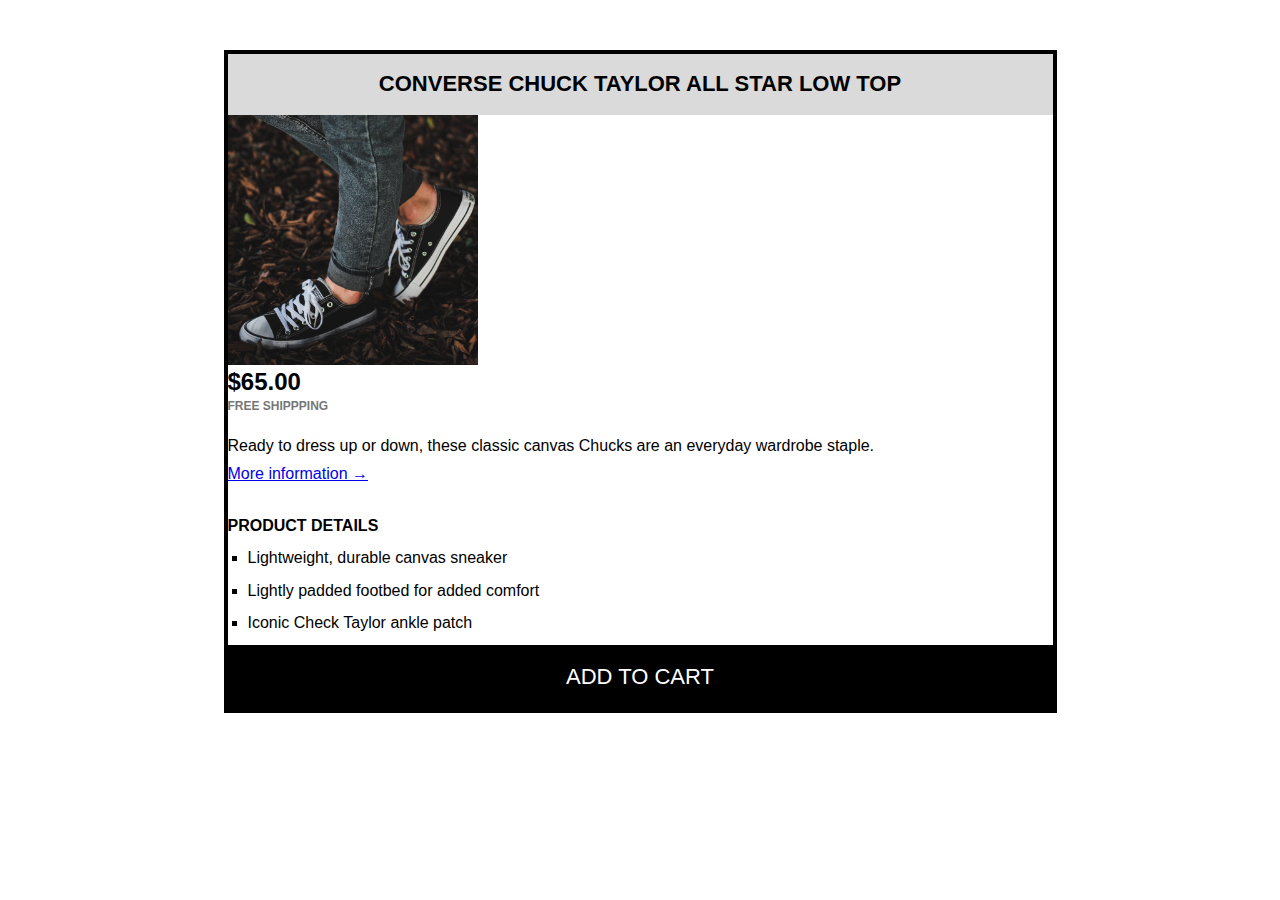
<file: zChallenges/index.html>
<DOCTYPE html />
<html lang="eng">
  <head>
    <link rel="stylesheet" href="styles.css" />
  </head>
  <body>
      <article class="product">
        <h2 class="product-title">Converse Chuck Taylor All Star Low Top</h2>
        <img
          src="../starter/02-HTML-Fundamentals//img/challenges.jpg"
          alt="Chuck Taylor Allstar Shoe"
          width="250px"
          height="250px"
        />
        <p class="price">$65.00</p>
        <p class="shipping">Free shippping</p>
        <p class="tagline">
          Ready to dress up or down, these classic canvas Chucks are an everyday
          wardrobe staple.
        </p>
        <a class="more-info" href="https://www.converse.com/"
          >More information &rarr;</a
        >
        <h3 class="product-details">Product details</h3>
        <ul class="product-list">
          <li>Lightweight, durable canvas sneaker</li>
          <li>Lightly padded footbed for added comfort</li>
          <li>Iconic Check Taylor ankle patch</li>
        </ul>
        <button>Add to cart</button>
      </article>
  </body>
</html>
</file>
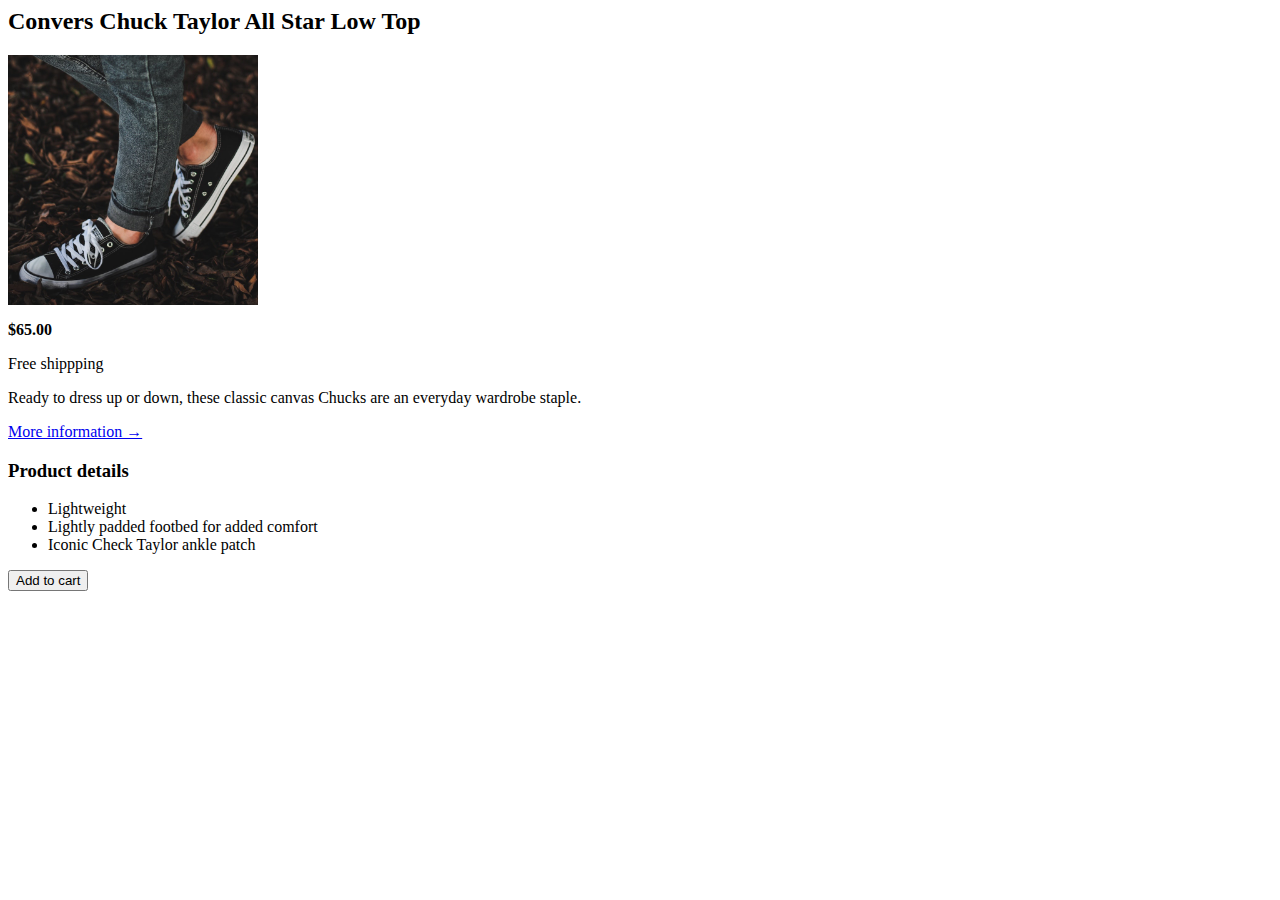
<file: zSection 2 Challenge 2/index.html>
<DOCTYPE html />
<html lang="eng">
  <head> </head>
  <body>
    <article>
      <h2>Convers Chuck Taylor All Star Low Top</h2>
      <img
        src="../starter/02-HTML-Fundamentals//img/challenges.jpg"
        alt="Chuck Taylor Allstar Shoe"
        width="250px"
        height="250px"
      />
      <p><strong>$65.00</strong></p>
      <p>Free shippping</p>
      <p>
        Ready to dress up or down, these classic canvas Chucks are an everyday
        wardrobe staple.
      </p>
      <a href="https://www.converse.com/">More information &rarr;</a>
      <h3>Product details</h3>
      <ul>
        <li>Lightweight</li>
        <li>Lightly padded footbed for added comfort</li>
        <li>Iconic Check Taylor ankle patch</li>
      </ul>
      <button>Add to cart</button>
    </article>
  </body>
</html>
</file>
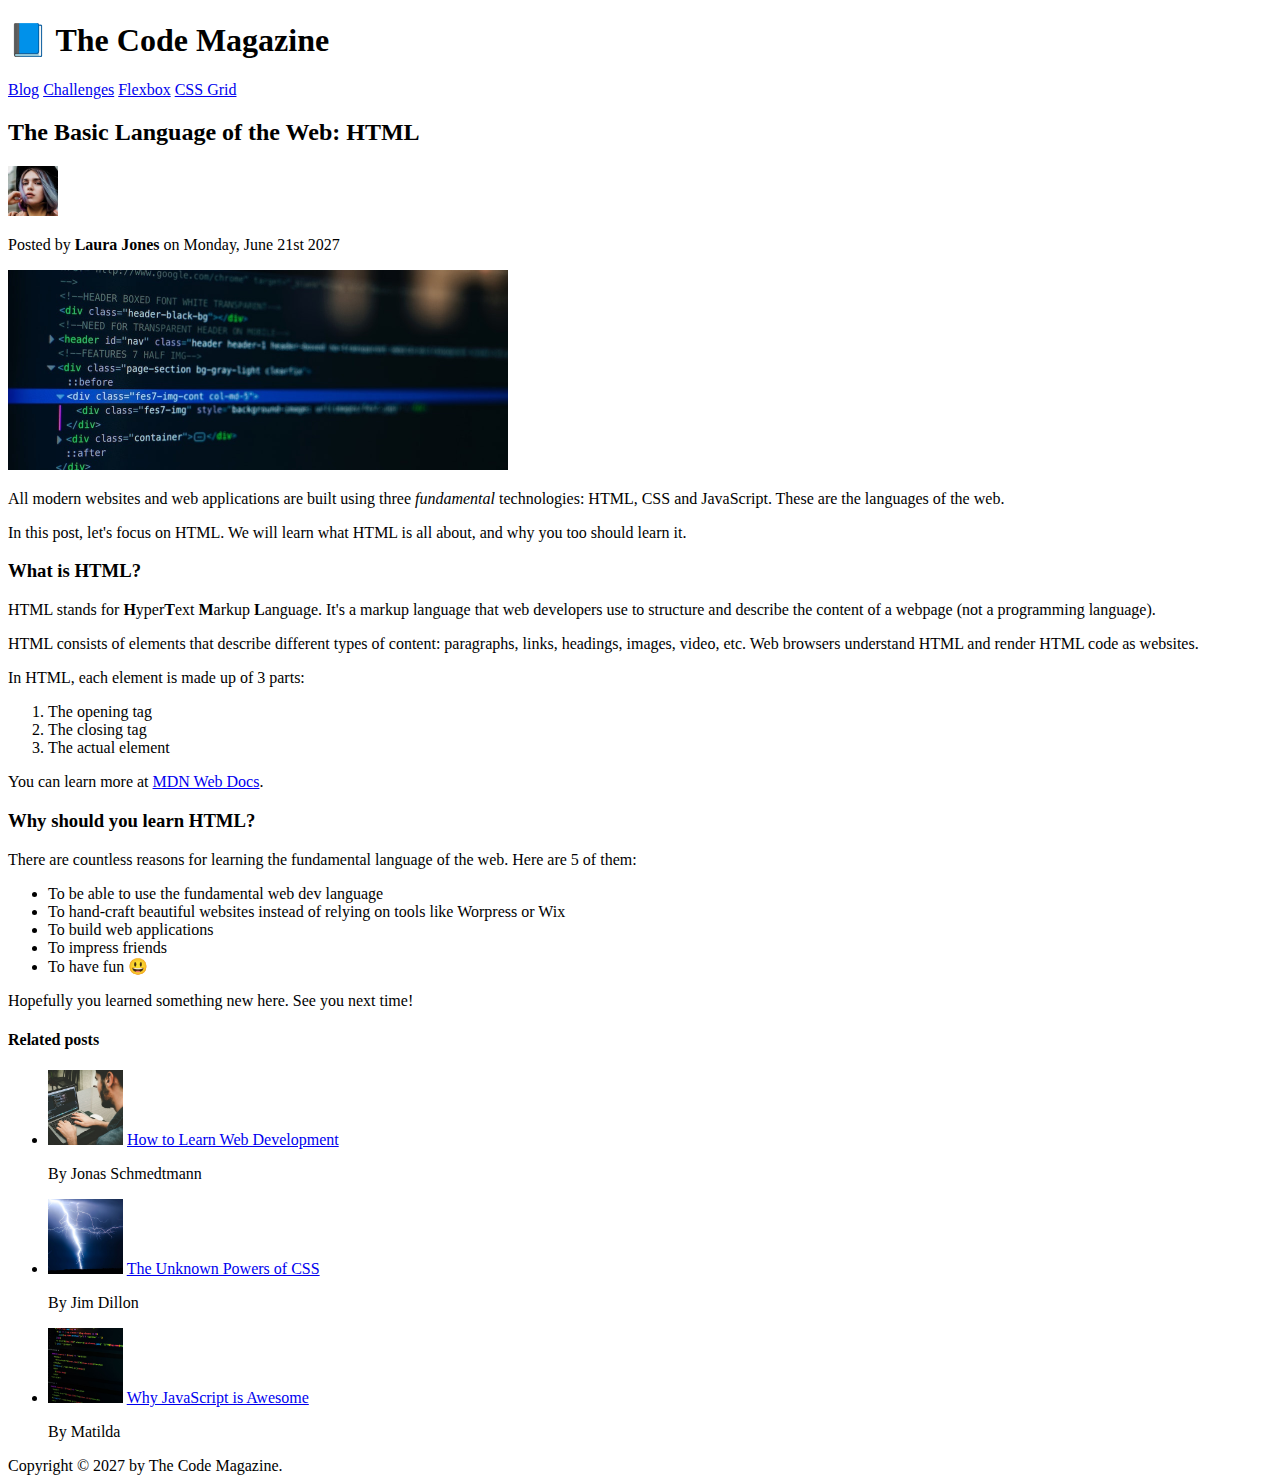
<file: final/02-HTML-Fundamentals/index.html>
<!DOCTYPE html>
<html lang="en">
  <head>
    <meta charset="UTF-8" />
    <title>The Basic Language of the Web: HTML</title>
  </head>

  <body>
    <!--
    <h1>The Basic Language of the Web: HTML</h1>
    <h2>The Basic Language of the Web: HTML</h2>
    <h3>The Basic Language of the Web: HTML</h3>
    <h4>The Basic Language of the Web: HTML</h4>
    <h5>The Basic Language of the Web: HTML</h5>
    <h6>The Basic Language of the Web: HTML</h6>
    -->

    <header>
      <h1>📘 The Code Magazine</h1>

      <nav>
        <a href="blog.html">Blog</a>
        <a href="#">Challenges</a>
        <a href="#">Flexbox</a>
        <a href="#">CSS Grid</a>
      </nav>
    </header>

    <article>
      <header>
        <h2>The Basic Language of the Web: HTML</h2>

        <img
          src="img/laura-jones.jpg"
          alt="Headshot of Laura Jones"
          height="50"
          width="50"
        />

        <p>Posted by <strong>Laura Jones</strong> on Monday, June 21st 2027</p>

        <img
          src="img/post-img.jpg"
          alt="HTML code on a screen"
          width="500"
          height="200"
        />
      </header>

      <p>
        All modern websites and web applications are built using three
        <em>fundamental</em>
        technologies: HTML, CSS and JavaScript. These are the languages of the
        web.
      </p>

      <p>
        In this post, let's focus on HTML. We will learn what HTML is all about,
        and why you too should learn it.
      </p>

      <h3>What is HTML?</h3>
      <p>
        HTML stands for <strong>H</strong>yper<strong>T</strong>ext
        <strong>M</strong>arkup <strong>L</strong>anguage. It's a markup
        language that web developers use to structure and describe the content
        of a webpage (not a programming language).
      </p>
      <p>
        HTML consists of elements that describe different types of content:
        paragraphs, links, headings, images, video, etc. Web browsers understand
        HTML and render HTML code as websites.
      </p>
      <p>In HTML, each element is made up of 3 parts:</p>

      <ol>
        <li>The opening tag</li>
        <li>The closing tag</li>
        <li>The actual element</li>
      </ol>

      <p>
        You can learn more at
        <a
          href="https://developer.mozilla.org/en-US/docs/Web/HTML"
          target="_blank"
          >MDN Web Docs</a
        >.
      </p>

      <h3>Why should you learn HTML?</h3>

      <p>
        There are countless reasons for learning the fundamental language of the
        web. Here are 5 of them:
      </p>

      <ul>
        <li>To be able to use the fundamental web dev language</li>
        <li>
          To hand-craft beautiful websites instead of relying on tools like
          Worpress or Wix
        </li>
        <li>To build web applications</li>
        <li>To impress friends</li>
        <li>To have fun 😃</li>
      </ul>

      <p>Hopefully you learned something new here. See you next time!</p>
    </article>

    <aside>
      <h4>Related posts</h4>

      <ul>
        <li>
          <img
            src="img/related-1.jpg"
            alt="Person programming"
            width="75"
            width="75"
          />
          <a href="#">How to Learn Web Development</a>
          <p>By Jonas Schmedtmann</p>
        </li>
        <li>
          <img src="img/related-2.jpg" alt="Lightning" width="75" heigth="75" />
          <a href="#">The Unknown Powers of CSS</a>
          <p>By Jim Dillon</p>
        </li>
        <li>
          <img
            src="img/related-3.jpg"
            alt="JavaScript code on a screen"
            width="75"
            height="75"
          />
          <a href="#">Why JavaScript is Awesome</a>
          <p>By Matilda</p>
        </li>
      </ul>
    </aside>

    <footer>Copyright &copy; 2027 by The Code Magazine.</footer>
  </body>
</html>
</file>
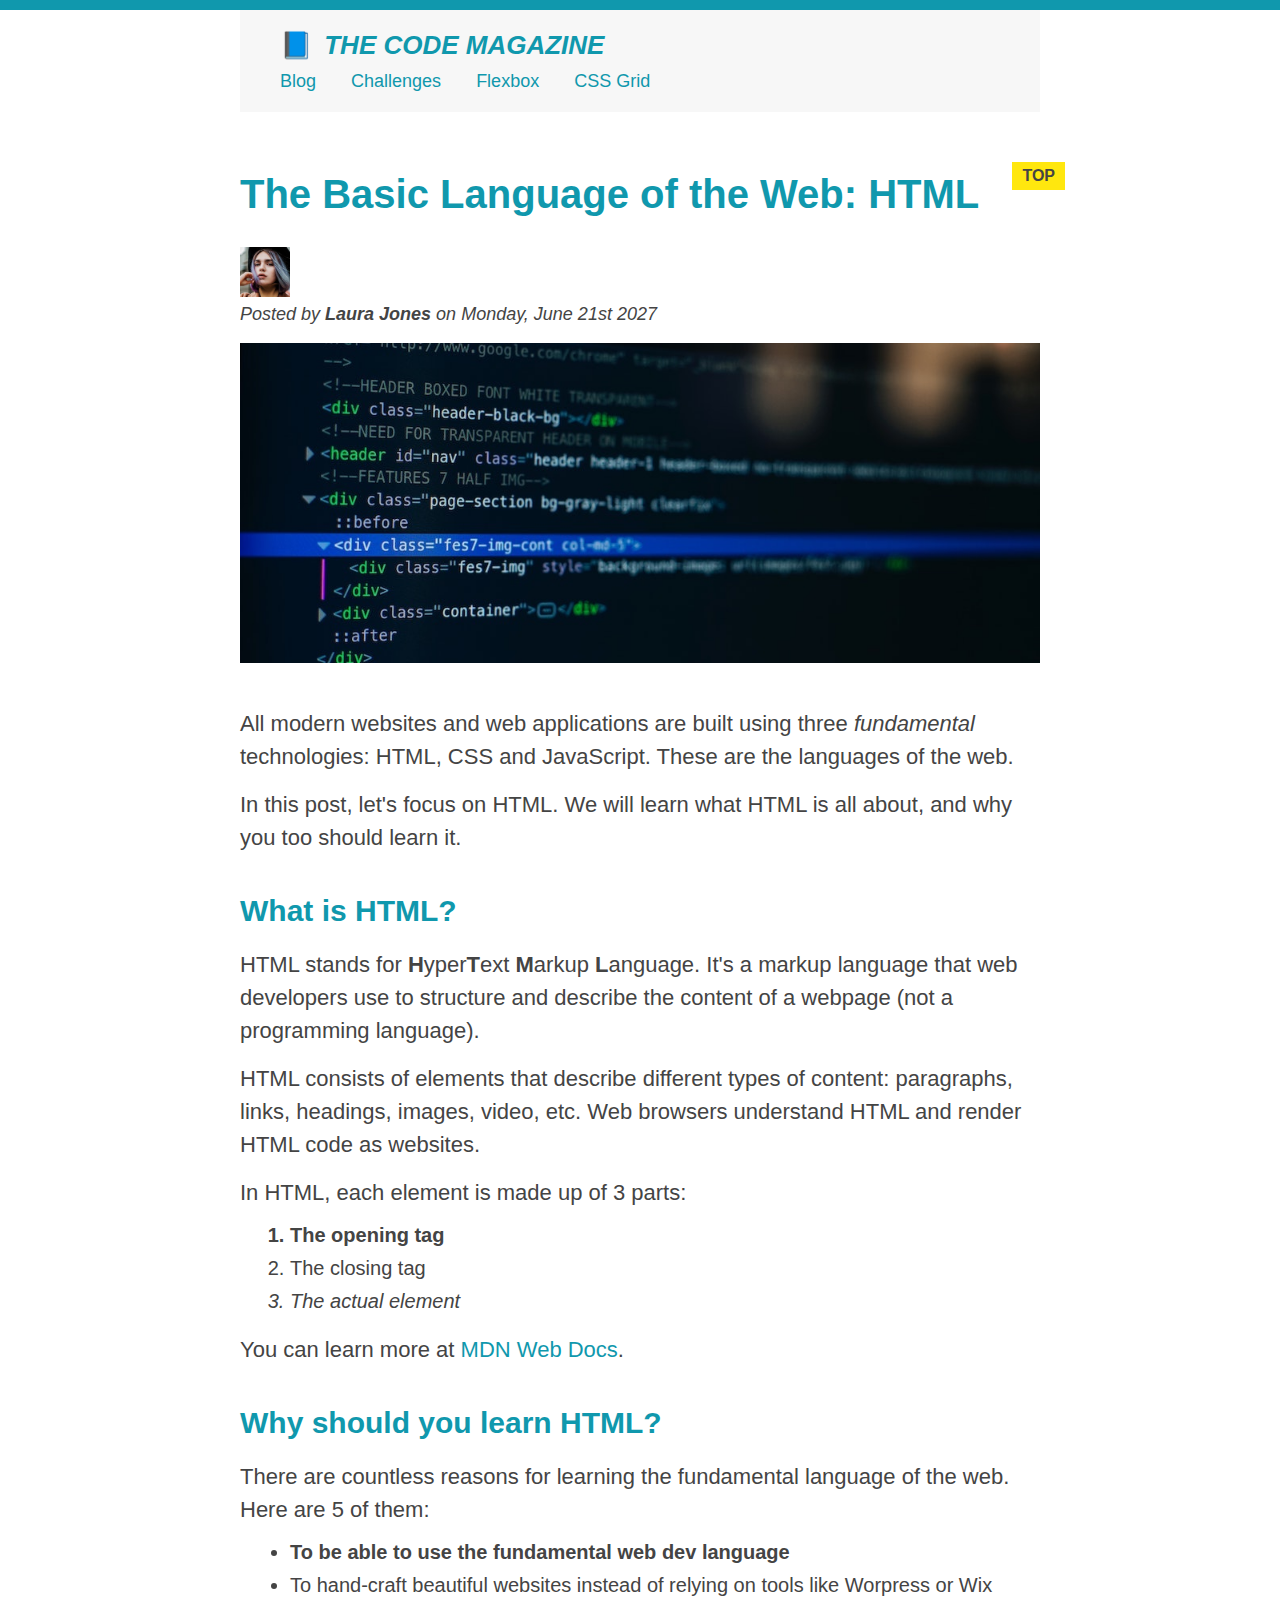
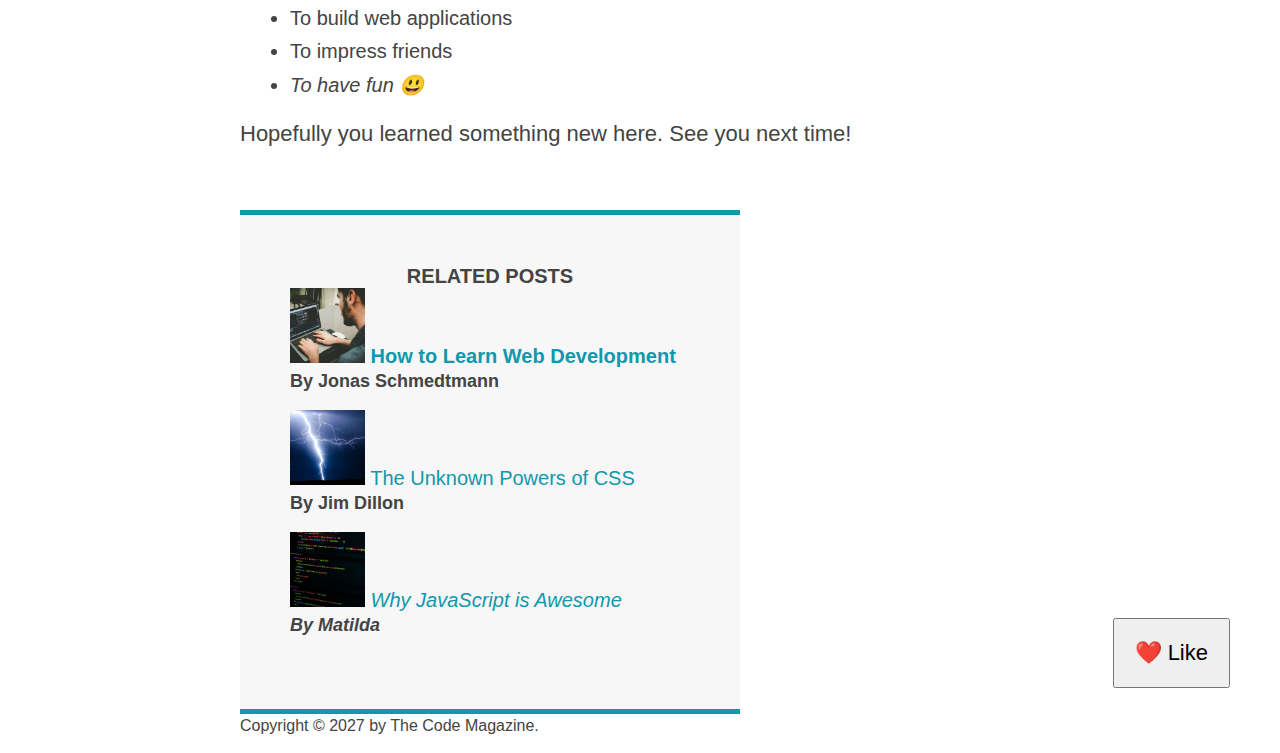
<file: final/03-CSS-Fundamentals/index.html>
<!DOCTYPE html>
<html lang="en">
  <head>
    <meta charset="UTF-8" />
    <link href="style.css" rel="stylesheet" />

    <title>The Basic Language of the Web: HTML</title>
  </head>

  <body>
    <!--
    <h1>The Basic Language of the Web: HTML</h1>
    <h2>The Basic Language of the Web: HTML</h2>
    <h3>The Basic Language of the Web: HTML</h3>
    <h4>The Basic Language of the Web: HTML</h4>
    <h5>The Basic Language of the Web: HTML</h5>
    <h6>The Basic Language of the Web: HTML</h6>
    -->

    <div class="container">
      <header class="main-header">
        <h1>📘 The Code Magazine</h1>

        <nav>
          <!-- <strong>This is the navigation</strong> -->
          <a href="blog.html">Blog</a>
          <a href="#">Challenges</a>
          <a href="#">Flexbox</a>
          <a href="#">CSS Grid</a>
        </nav>
      </header>

      <article>
        <header class="post-header">
          <h2>The Basic Language of the Web: HTML</h2>

          <img
            src="img/laura-jones.jpg"
            alt="Headshot of Laura Jones"
            height="50"
            width="50"
          />

          <p id="author">
            Posted by <strong>Laura Jones</strong> on Monday, June 21st 2027
          </p>

          <img
            src="img/post-img.jpg"
            alt="HTML code on a screen"
            width="500"
            height="200"
            class="post-img"
          />
          <button>❤️ Like</button>
        </header>

        <p>
          All modern websites and web applications are built using three
          <em>fundamental</em>
          technologies: HTML, CSS and JavaScript. These are the languages of the
          web.
        </p>

        <p>
          In this post, let's focus on HTML. We will learn what HTML is all
          about, and why you too should learn it.
        </p>

        <h3>What is HTML?</h3>
        <p>
          HTML stands for <strong>H</strong>yper<strong>T</strong>ext
          <strong>M</strong>arkup <strong>L</strong>anguage. It's a markup
          language that web developers use to structure and describe the content
          of a webpage (not a programming language).
        </p>
        <p>
          HTML consists of elements that describe different types of content:
          paragraphs, links, headings, images, video, etc. Web browsers
          understand HTML and render HTML code as websites.
        </p>
        <p>In HTML, each element is made up of 3 parts:</p>

        <ol>
          <li class="first-li">The opening tag</li>
          <li>The closing tag</li>
          <li>The actual element</li>
        </ol>

        <p>
          You can learn more at
          <a
            href="https://developer.mozilla.org/en-US/docs/Web/HTML"
            target="_blank"
            >MDN Web Docs</a
          >.
        </p>

        <h3>Why should you learn HTML?</h3>

        <p>
          There are countless reasons for learning the fundamental language of
          the web. Here are 5 of them:
        </p>

        <ul>
          <li class="first-li">
            To be able to use the fundamental web dev language
          </li>
          <li>
            To hand-craft beautiful websites instead of relying on tools like
            Worpress or Wix
          </li>
          <li>To build web applications</li>
          <li>To impress friends</li>
          <li>To have fun 😃</li>
        </ul>

        <p>Hopefully you learned something new here. See you next time!</p>
      </article>

      <aside>
        <h4>Related posts</h4>

        <ul class="related">
          <li>
            <img
              src="img/related-1.jpg"
              alt="Person programming"
              width="75"
              height="75"
            />
            <a href="#">How to Learn Web Development</a>
            <p class="related-author">By Jonas Schmedtmann</p>
          </li>
          <li>
            <img
              src="img/related-2.jpg"
              alt="Lightning"
              width="75"
              height="75"
            />
            <a href="#">The Unknown Powers of CSS</a>
            <p class="related-author">By Jim Dillon</p>
          </li>
          <li>
            <img
              src="img/related-3.jpg"
              alt="JavaScript code on a screen"
              width="75"
              height="75"
            />
            <a href="#">Why JavaScript is Awesome</a>
            <p class="related-author">By Matilda</p>
          </li>
        </ul>
      </aside>

      <footer>
        <p id="copyright" class="copyright text">
          Copyright &copy; 2027 by The Code Magazine.
        </p>
      </footer>
    </div>
  </body>
</html>
</file>
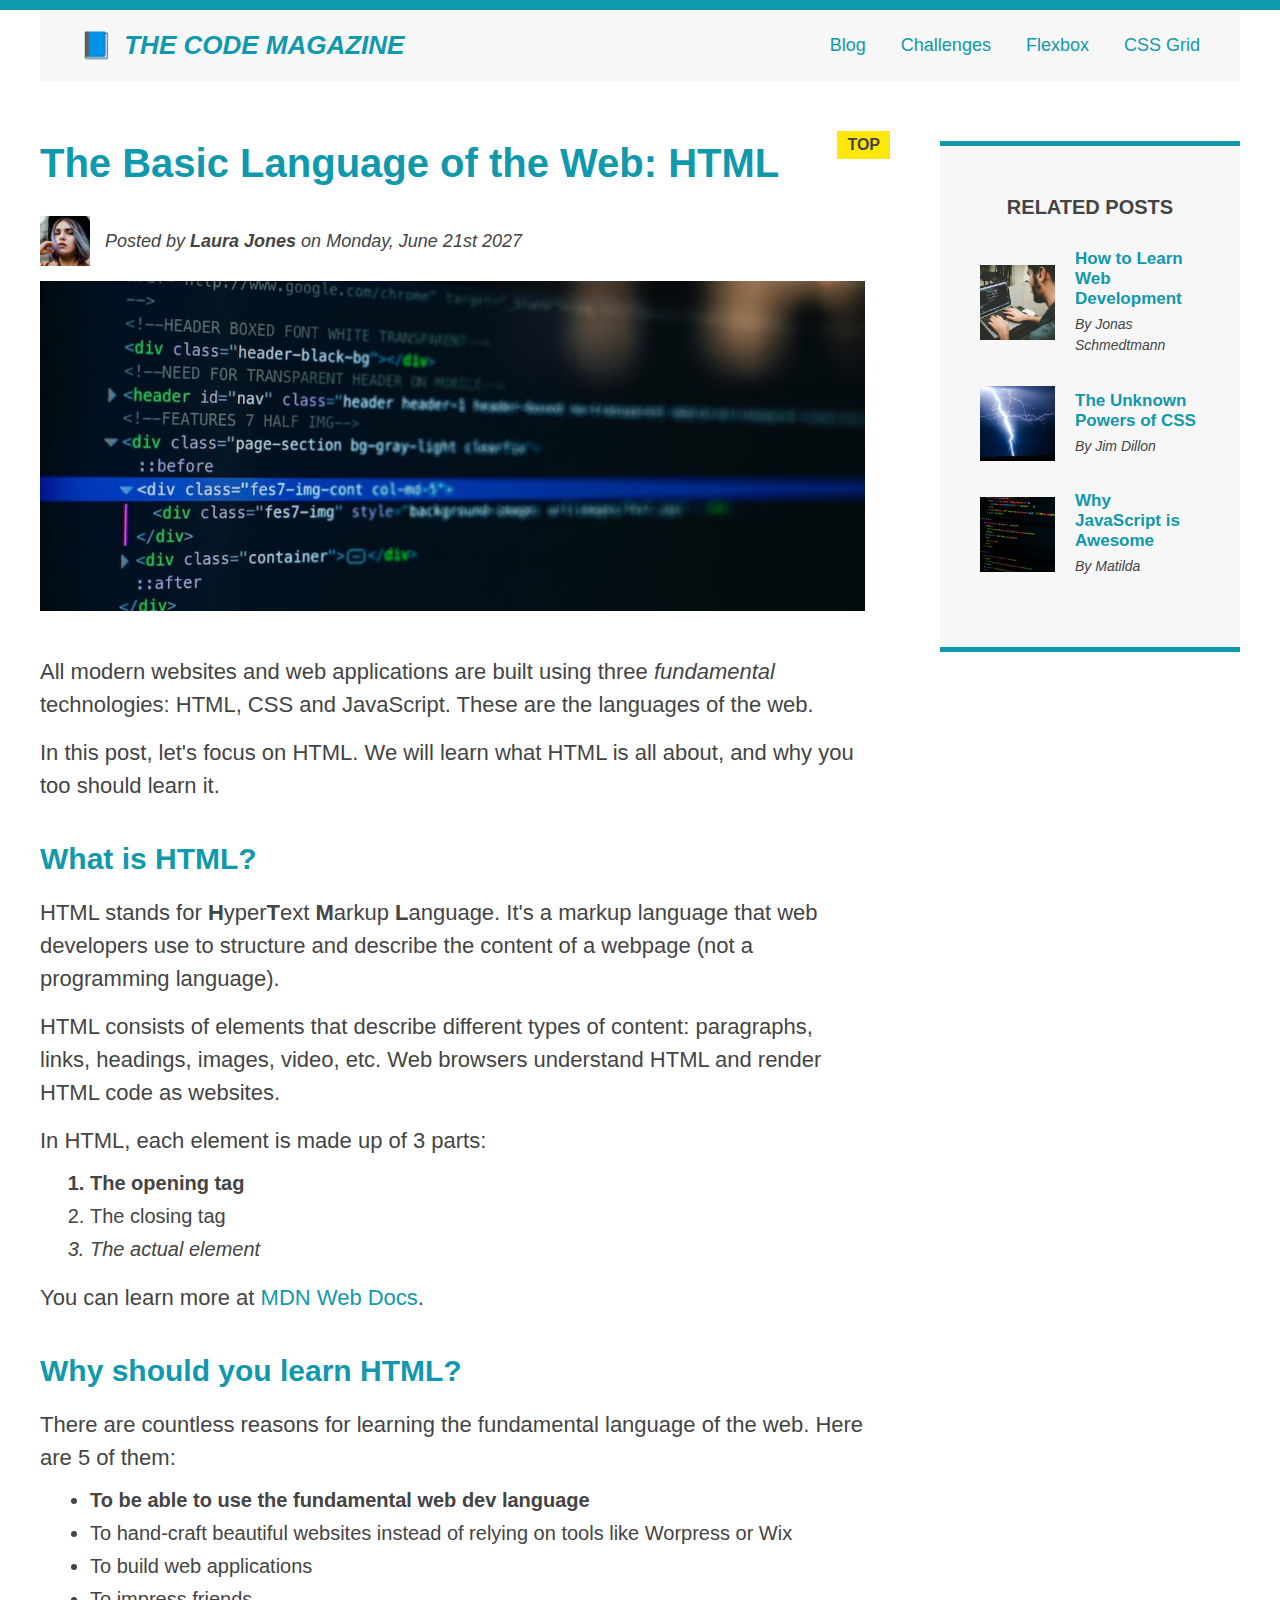
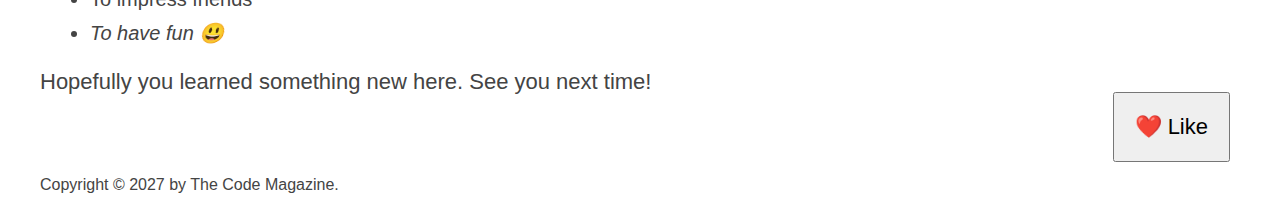
<file: final/04-CSS-Layouts/index.html>
<!DOCTYPE html>
<html lang="en">
  <head>
    <meta charset="UTF-8" />
    <link href="style.css" rel="stylesheet" />

    <title>The Basic Language of the Web: HTML</title>
  </head>

  <body>
    <!--
    <h1>The Basic Language of the Web: HTML</h1>
    <h2>The Basic Language of the Web: HTML</h2>
    <h3>The Basic Language of the Web: HTML</h3>
    <h4>The Basic Language of the Web: HTML</h4>
    <h5>The Basic Language of the Web: HTML</h5>
    <h6>The Basic Language of the Web: HTML</h6>
    -->

    <div class="container">
      <header class="main-header clearfix">
        <h1>📘 The Code Magazine</h1>

        <nav>
          <!-- <strong>This is the navigation</strong> -->
          <a href="blog.html">Blog</a>
          <a href="#">Challenges</a>
          <a href="flexbox.html">Flexbox</a>
          <a href="css-grid.html">CSS Grid</a>
        </nav>

        <!-- <div class="clear"></div> -->
      </header>

      <!-- ONLY NECESSARY FOR FLEXBOX -->
      <!-- <div class="row"> -->
      <article>
        <header class="post-header">
          <h2>The Basic Language of the Web: HTML</h2>

          <div class="author-box">
            <img
              src="img/laura-jones.jpg"
              alt="Headshot of Laura Jones"
              height="50"
              width="50"
              class="author-img"
            />

            <p id="author" class="author">
              Posted by <strong>Laura Jones</strong> on Monday, June 21st 2027
            </p>
          </div>

          <img
            src="img/post-img.jpg"
            alt="HTML code on a screen"
            width="500"
            height="200"
            class="post-img"
          />
          <button>❤️ Like</button>
        </header>

        <p>
          All modern websites and web applications are built using three
          <em>fundamental</em>
          technologies: HTML, CSS and JavaScript. These are the languages of the
          web.
        </p>

        <p>
          In this post, let's focus on HTML. We will learn what HTML is all
          about, and why you too should learn it.
        </p>

        <h3>What is HTML?</h3>
        <p>
          HTML stands for <strong>H</strong>yper<strong>T</strong>ext
          <strong>M</strong>arkup <strong>L</strong>anguage. It's a markup
          language that web developers use to structure and describe the content
          of a webpage (not a programming language).
        </p>
        <p>
          HTML consists of elements that describe different types of content:
          paragraphs, links, headings, images, video, etc. Web browsers
          understand HTML and render HTML code as websites.
        </p>
        <p>In HTML, each element is made up of 3 parts:</p>

        <ol>
          <li class="first-li">The opening tag</li>
          <li>The closing tag</li>
          <li>The actual element</li>
        </ol>

        <p>
          You can learn more at
          <a
            href="https://developer.mozilla.org/en-US/docs/Web/HTML"
            target="_blank"
            >MDN Web Docs</a
          >.
        </p>

        <h3>Why should you learn HTML?</h3>

        <p>
          There are countless reasons for learning the fundamental language of
          the web. Here are 5 of them:
        </p>

        <ul>
          <li class="first-li">
            To be able to use the fundamental web dev language
          </li>
          <li>
            To hand-craft beautiful websites instead of relying on tools like
            Worpress or Wix
          </li>
          <li>To build web applications</li>
          <li>To impress friends</li>
          <li>To have fun 😃</li>
        </ul>

        <p>Hopefully you learned something new here. See you next time!</p>
      </article>

      <aside>
        <h4>Related posts</h4>

        <ul class="related">
          <li class="related-post">
            <img
              src="img/related-1.jpg"
              alt="Person programming"
              width="75"
              height="75"
            />
            <div>
              <a href="#" class="related-link">How to Learn Web Development</a>
              <p class="related-author">By Jonas Schmedtmann</p>
            </div>
          </li>
          <li class="related-post">
            <img
              src="img/related-2.jpg"
              alt="Lightning"
              width="75"
              height="75"
            />
            <div>
              <a href="#" class="related-link">The Unknown Powers of CSS</a>
              <p class="related-author">By Jim Dillon</p>
            </div>
          </li>
          <li class="related-post">
            <img
              src="img/related-3.jpg"
              alt="JavaScript code on a screen"
              width="75"
              height="75"
            />
            <div>
              <a href="#" class="related-link">Why JavaScript is Awesome</a>
              <p class="related-author">By Matilda</p>
            </div>
          </li>
        </ul>
      </aside>
      <!-- </div> -->

      <footer>
        <p id="copyright" class="copyright text">
          Copyright &copy; 2027 by The Code Magazine.
        </p>
      </footer>
    </div>
  </body>
</html>
</file>
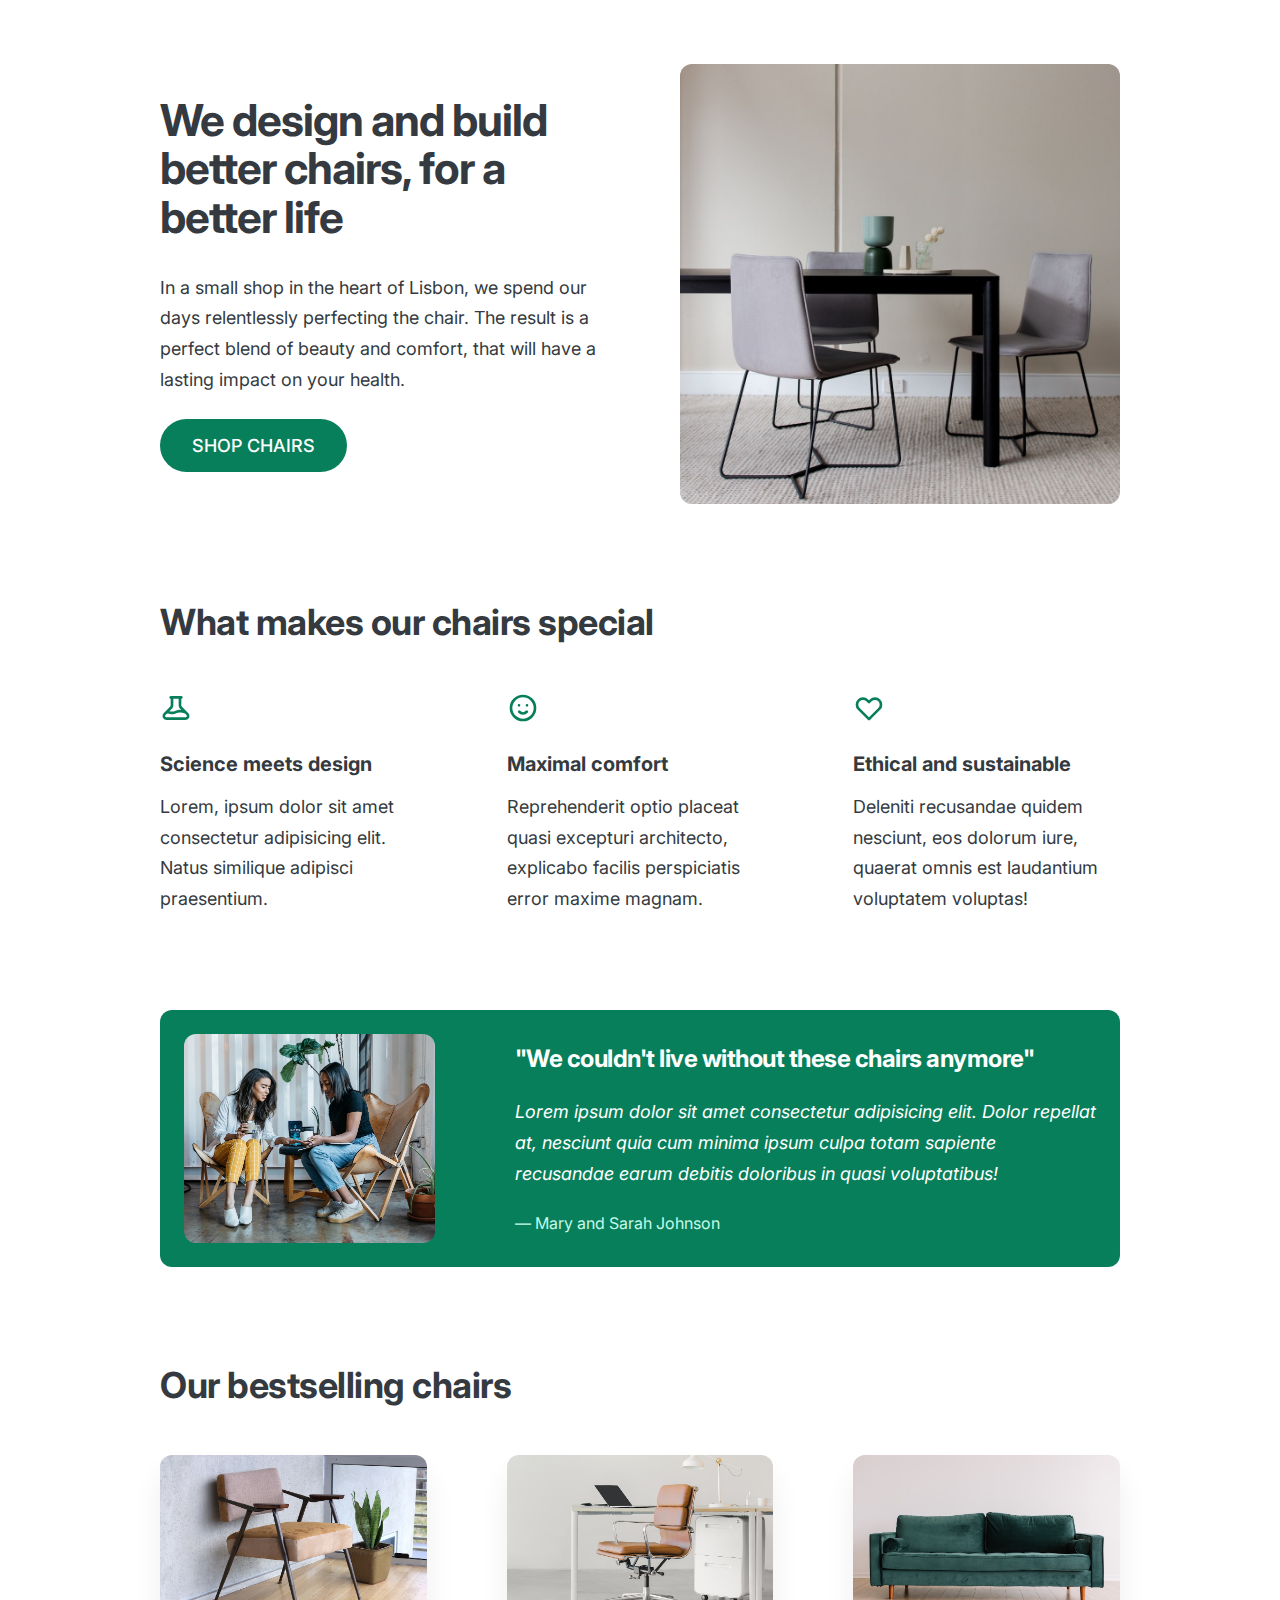
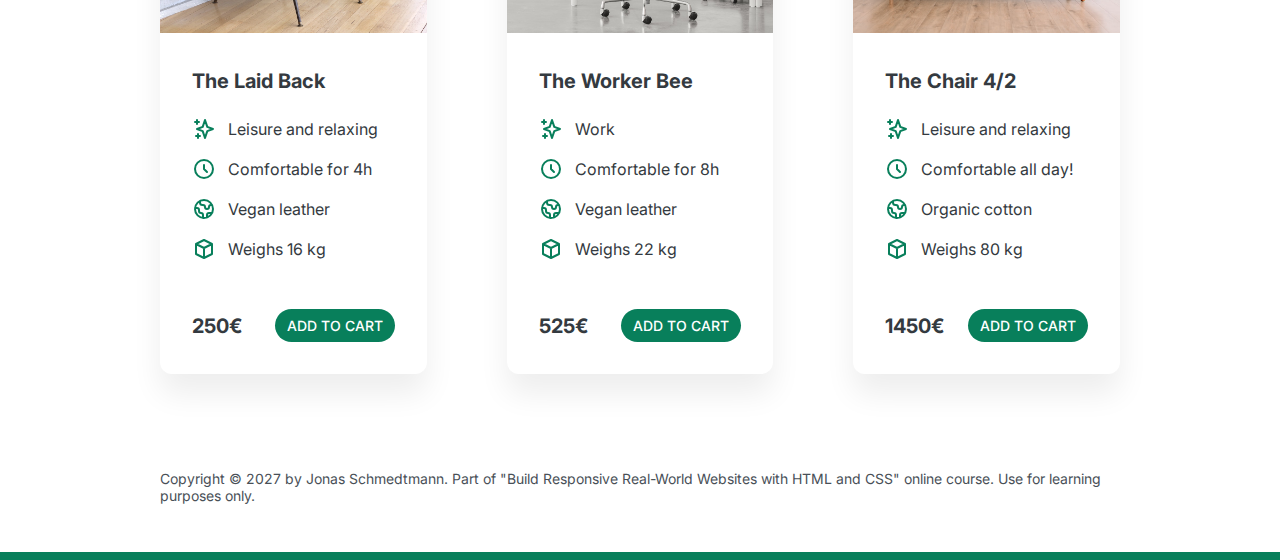
<file: final/05-Design/index.html>
<!DOCTYPE html>
<html lang="en">
  <head>
    <meta charset="UTF-8" />
    <meta http-equiv="X-UA-Compatible" content="IE=edge" />
    <meta name="viewport" content="width=device-width, initial-scale=1.0" />

    <link rel="preconnect" href="https://fonts.gstatic.com" />
    <link
      href="https://fonts.googleapis.com/css2?family=Inter:wght@400;500;700&display=swap"
      rel="stylesheet"
    />

    <link rel="stylesheet" href="style.css" />
    <title>Lisbon Chair Shop</title>
  </head>
  <body>
    <div class="container">
      <header>
        <div class="header-text-box">
          <h1>We design and build better chairs, for a better life</h1>
          <p class="header-text">
            In a small shop in the heart of Lisbon, we spend our days
            relentlessly perfecting the chair. The result is a perfect blend of
            beauty and comfort, that will have a lasting impact on your health.
          </p>
          <a class="btn btn--big" href="#">Shop chairs</a>
        </div>
        <img src="hero.jpg" alt="Photo" />
      </header>

      <section>
        <h2>What makes our chairs special</h2>
        <div class="grid-3-cols">
          <div>
            <svg
              xmlns="http://www.w3.org/2000/svg"
              class="features-icon"
              fill="none"
              viewBox="0 0 24 24"
              stroke="currentColor"
            >
              <path
                stroke-linecap="round"
                stroke-linejoin="round"
                stroke-width="2"
                d="M19.428 15.428a2 2 0 00-1.022-.547l-2.387-.477a6 6 0 00-3.86.517l-.318.158a6 6 0 01-3.86.517L6.05 15.21a2 2 0 00-1.806.547M8 4h8l-1 1v5.172a2 2 0 00.586 1.414l5 5c1.26 1.26.367 3.414-1.415 3.414H4.828c-1.782 0-2.674-2.154-1.414-3.414l5-5A2 2 0 009 10.172V5L8 4z"
              />
            </svg>
            <p class="features-title"><strong>Science meets design</strong></p>
            <p class="features-text">
              Lorem, ipsum dolor sit amet consectetur adipisicing elit. Natus
              similique adipisci praesentium.
            </p>
          </div>

          <div>
            <svg
              xmlns="http://www.w3.org/2000/svg"
              class="features-icon"
              fill="none"
              viewBox="0 0 24 24"
              stroke="currentColor"
            >
              <path
                stroke-linecap="round"
                stroke-linejoin="round"
                stroke-width="2"
                d="M14.828 14.828a4 4 0 01-5.656 0M9 10h.01M15 10h.01M21 12a9 9 0 11-18 0 9 9 0 0118 0z"
              />
            </svg>
            <p class="features-title">
              <strong>Maximal comfort</strong>
            </p>
            <p class="features-text">
              Reprehenderit optio placeat quasi excepturi architecto, explicabo
              facilis perspiciatis error maxime magnam.
            </p>
          </div>

          <div>
            <svg
              xmlns="http://www.w3.org/2000/svg"
              class="features-icon"
              fill="none"
              viewBox="0 0 24 24"
              stroke="currentColor"
            >
              <path
                stroke-linecap="round"
                stroke-linejoin="round"
                stroke-width="2"
                d="M4.318 6.318a4.5 4.5 0 000 6.364L12 20.364l7.682-7.682a4.5 4.5 0 00-6.364-6.364L12 7.636l-1.318-1.318a4.5 4.5 0 00-6.364 0z"
              />
            </svg>
            <p class="features-title">
              <strong>Ethical and sustainable</strong>
            </p>
            <p class="features-text">
              Deleniti recusandae quidem nesciunt, eos dolorum iure, quaerat
              omnis est laudantium voluptatem voluptas!
            </p>
          </div>
        </div>
      </section>

      <section class="testimonial-section">
        <div class="grid-3-cols">
          <img src="customers.jpg" alt="People sitting on chairs" />
          <div class="testimonial-box">
            <h2>"We couldn't live without these chairs anymore"</h2>
            <blockquote class="testimonial-text">
              Lorem ipsum dolor sit amet consectetur adipisicing elit. Dolor
              repellat at, nesciunt quia cum minima ipsum culpa totam sapiente
              recusandae earum debitis doloribus in quasi voluptatibus!
            </blockquote>
            <p class="testimonial-author">&mdash; Mary and Sarah Johnson</p>
          </div>
        </div>
      </section>

      <section>
        <h2>Our bestselling chairs</h2>
        <div class="grid-3-cols">
          <figure class="chair">
            <img src="chair-1.jpg" alt="Chair" />
            <div class="chair-box">
              <h3>The Laid Back</h3>
              <ul class="chair-details">
                <li>
                  <svg
                    xmlns="http://www.w3.org/2000/svg"
                    class="chair-icon"
                    fill="none"
                    viewBox="0 0 24 24"
                    stroke="currentColor"
                  >
                    <path
                      stroke-linecap="round"
                      stroke-linejoin="round"
                      stroke-width="2"
                      d="M5 3v4M3 5h4M6 17v4m-2-2h4m5-16l2.286 6.857L21 12l-5.714 2.143L13 21l-2.286-6.857L5 12l5.714-2.143L13 3z"
                    />
                  </svg>
                  <!-- Span is a generic INLINE text element, it doesn't have any meaning. It's like a div element, but inline -->
                  <span>Leisure and relaxing</span>
                </li>
                <li>
                  <svg
                    xmlns="http://www.w3.org/2000/svg"
                    class="chair-icon"
                    fill="none"
                    viewBox="0 0 24 24"
                    stroke="currentColor"
                  >
                    <path
                      stroke-linecap="round"
                      stroke-linejoin="round"
                      stroke-width="2"
                      d="M12 8v4l3 3m6-3a9 9 0 11-18 0 9 9 0 0118 0z"
                    />
                  </svg>
                  <span>Comfortable for 4h</span>
                </li>
                <li>
                  <svg
                    xmlns="http://www.w3.org/2000/svg"
                    class="chair-icon"
                    fill="none"
                    viewBox="0 0 24 24"
                    stroke="currentColor"
                  >
                    <path
                      stroke-linecap="round"
                      stroke-linejoin="round"
                      stroke-width="2"
                      d="M3.055 11H5a2 2 0 012 2v1a2 2 0 002 2 2 2 0 012 2v2.945M8 3.935V5.5A2.5 2.5 0 0010.5 8h.5a2 2 0 012 2 2 2 0 104 0 2 2 0 012-2h1.064M15 20.488V18a2 2 0 012-2h3.064M21 12a9 9 0 11-18 0 9 9 0 0118 0z"
                    />
                  </svg>
                  <span>Vegan leather</span>
                </li>
                <li>
                  <svg
                    xmlns="http://www.w3.org/2000/svg"
                    class="chair-icon"
                    fill="none"
                    viewBox="0 0 24 24"
                    stroke="currentColor"
                  >
                    <path
                      stroke-linecap="round"
                      stroke-linejoin="round"
                      stroke-width="2"
                      d="M20 7l-8-4-8 4m16 0l-8 4m8-4v10l-8 4m0-10L4 7m8 4v10M4 7v10l8 4"
                    />
                  </svg>
                  <span>Weighs 16 kg</span>
                </li>
              </ul>
              <div class="chair-price">
                <strong>250€</strong>
                <a href="#" class="btn btn--small">Add to cart</a>
              </div>
            </div>
          </figure>

          <figure class="chair">
            <img src="chair-2.jpg" alt="Chair" />
            <div class="chair-box">
              <h3>The Worker Bee</h3>
              <ul class="chair-details">
                <li>
                  <svg
                    xmlns="http://www.w3.org/2000/svg"
                    class="chair-icon"
                    fill="none"
                    viewBox="0 0 24 24"
                    stroke="currentColor"
                  >
                    <path
                      stroke-linecap="round"
                      stroke-linejoin="round"
                      stroke-width="2"
                      d="M5 3v4M3 5h4M6 17v4m-2-2h4m5-16l2.286 6.857L21 12l-5.714 2.143L13 21l-2.286-6.857L5 12l5.714-2.143L13 3z"
                    />
                  </svg>
                  <span>Work</span>
                </li>
                <li>
                  <svg
                    xmlns="http://www.w3.org/2000/svg"
                    class="chair-icon"
                    fill="none"
                    viewBox="0 0 24 24"
                    stroke="currentColor"
                  >
                    <path
                      stroke-linecap="round"
                      stroke-linejoin="round"
                      stroke-width="2"
                      d="M12 8v4l3 3m6-3a9 9 0 11-18 0 9 9 0 0118 0z"
                    />
                  </svg>
                  <span>Comfortable for 8h</span>
                </li>
                <li>
                  <svg
                    xmlns="http://www.w3.org/2000/svg"
                    class="chair-icon"
                    fill="none"
                    viewBox="0 0 24 24"
                    stroke="currentColor"
                  >
                    <path
                      stroke-linecap="round"
                      stroke-linejoin="round"
                      stroke-width="2"
                      d="M3.055 11H5a2 2 0 012 2v1a2 2 0 002 2 2 2 0 012 2v2.945M8 3.935V5.5A2.5 2.5 0 0010.5 8h.5a2 2 0 012 2 2 2 0 104 0 2 2 0 012-2h1.064M15 20.488V18a2 2 0 012-2h3.064M21 12a9 9 0 11-18 0 9 9 0 0118 0z"
                    />
                  </svg>
                  <span>Vegan leather</span>
                </li>
                <li>
                  <svg
                    xmlns="http://www.w3.org/2000/svg"
                    class="chair-icon"
                    fill="none"
                    viewBox="0 0 24 24"
                    stroke="currentColor"
                  >
                    <path
                      stroke-linecap="round"
                      stroke-linejoin="round"
                      stroke-width="2"
                      d="M20 7l-8-4-8 4m16 0l-8 4m8-4v10l-8 4m0-10L4 7m8 4v10M4 7v10l8 4"
                    />
                  </svg>
                  <span>Weighs 22 kg</span>
                </li>
              </ul>
              <div class="chair-price">
                <strong>525€</strong>
                <a href="#" class="btn btn--small">Add to cart</a>
              </div>
            </div>
          </figure>

          <figure class="chair">
            <img src="chair-3.jpg" alt="Chair" />
            <div class="chair-box">
              <h3>The Chair 4/2</h3>
              <ul class="chair-details">
                <li>
                  <svg
                    xmlns="http://www.w3.org/2000/svg"
                    class="chair-icon"
                    fill="none"
                    viewBox="0 0 24 24"
                    stroke="currentColor"
                  >
                    <path
                      stroke-linecap="round"
                      stroke-linejoin="round"
                      stroke-width="2"
                      d="M5 3v4M3 5h4M6 17v4m-2-2h4m5-16l2.286 6.857L21 12l-5.714 2.143L13 21l-2.286-6.857L5 12l5.714-2.143L13 3z"
                    />
                  </svg>
                  <span>Leisure and relaxing</span>
                </li>
                <li>
                  <svg
                    xmlns="http://www.w3.org/2000/svg"
                    class="chair-icon"
                    fill="none"
                    viewBox="0 0 24 24"
                    stroke="currentColor"
                  >
                    <path
                      stroke-linecap="round"
                      stroke-linejoin="round"
                      stroke-width="2"
                      d="M12 8v4l3 3m6-3a9 9 0 11-18 0 9 9 0 0118 0z"
                    />
                  </svg>
                  <span>Comfortable all day!</span>
                </li>
                <li>
                  <svg
                    xmlns="http://www.w3.org/2000/svg"
                    class="chair-icon"
                    fill="none"
                    viewBox="0 0 24 24"
                    stroke="currentColor"
                  >
                    <path
                      stroke-linecap="round"
                      stroke-linejoin="round"
                      stroke-width="2"
                      d="M3.055 11H5a2 2 0 012 2v1a2 2 0 002 2 2 2 0 012 2v2.945M8 3.935V5.5A2.5 2.5 0 0010.5 8h.5a2 2 0 012 2 2 2 0 104 0 2 2 0 012-2h1.064M15 20.488V18a2 2 0 012-2h3.064M21 12a9 9 0 11-18 0 9 9 0 0118 0z"
                    />
                  </svg>
                  <span>Organic cotton</span>
                </li>
                <li>
                  <svg
                    xmlns="http://www.w3.org/2000/svg"
                    class="chair-icon"
                    fill="none"
                    viewBox="0 0 24 24"
                    stroke="currentColor"
                  >
                    <path
                      stroke-linecap="round"
                      stroke-linejoin="round"
                      stroke-width="2"
                      d="M20 7l-8-4-8 4m16 0l-8 4m8-4v10l-8 4m0-10L4 7m8 4v10M4 7v10l8 4"
                    />
                  </svg>
                  <span>Weighs 80 kg</span>
                </li>
              </ul>
              <div class="chair-price">
                <strong>1450€</strong>
                <a href="#" class="btn btn--small">Add to cart</a>
              </div>
            </div>
          </figure>
        </div>
      </section>

      <footer>
        Copyright &copy; 2027 by Jonas Schmedtmann. Part of "Build Responsive
        Real-World Websites with HTML and CSS" online course. Use for learning
        purposes only.
      </footer>
    </div>
  </body>
</html>
</file>
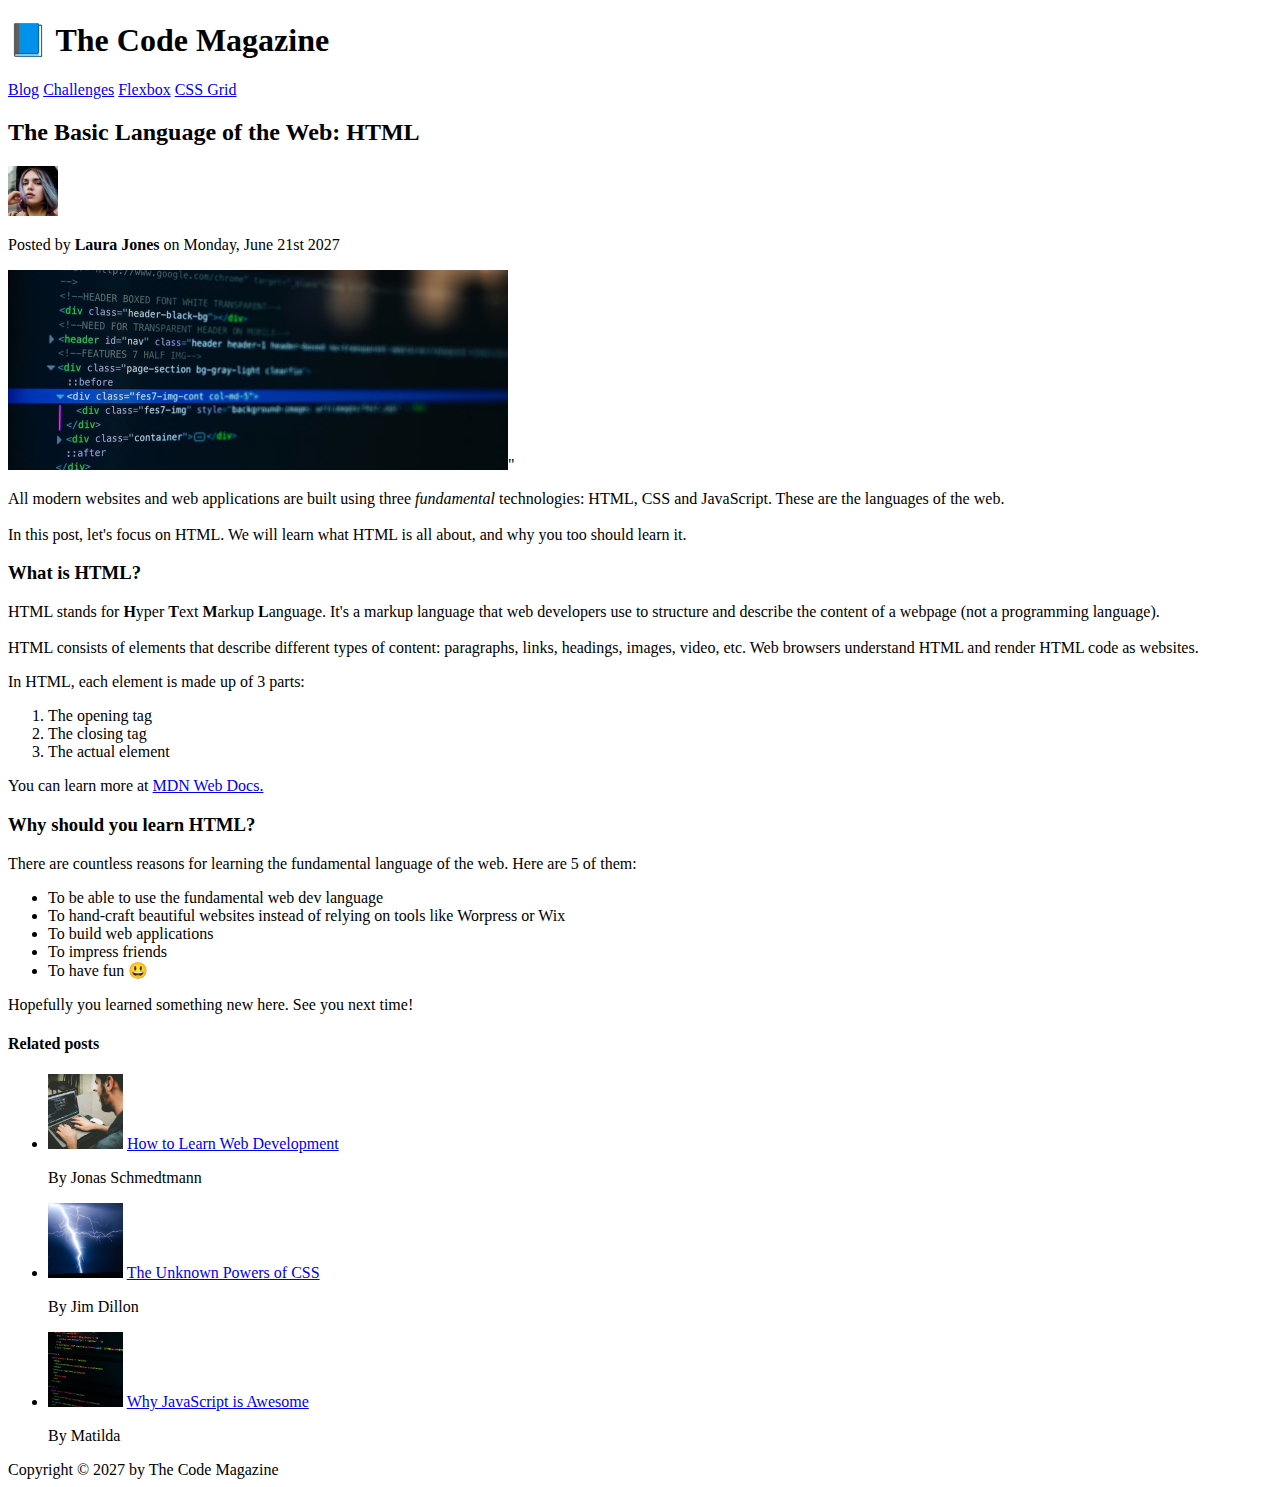
<file: starter/02-HTML-Fundamentals/index.html>
<!DOCTYPE html>
<html lang="en">
  <head>
    <meta charset="UTF-8" />
    <title>The Basic Language of the Web: HTML</title>
  </head>

  <body>
    <header>
      <h1>📘 The Code Magazine</h1>

      <nav>
        <a href="blog.html">Blog</a>
        <a href="#">Challenges</a>
        <a href="#">Flexbox</a>
        <a href="#">CSS Grid</a>
      </nav>
    </header>

    <article>
      <header>
        <h2>The Basic Language of the Web: HTML</h2>

        <img
          src="img/laura-jones.jpg"
          alt="Headshot of Laura Jones"
          width="50px"
          height="50px"
        />

        <p>Posted by <strong>Laura Jones</strong> on Monday, June 21st 2027</p>

        <img
          src="img/post-img.jpg"
          alt="HTML code on a screen"
          width="500px"
          height="200px"
        />"
      </header>

      <p>
        All modern websites and web applications are built using three
        <em>fundamental</em> technologies: HTML, CSS and JavaScript. These are
        the languages of the web. <br /><br />
        In this post, let's focus on HTML. We will learn what HTML is all about,
        and why you too should learn it.
      </p>

      <h3>What is HTML?</h3>
      <p>
        HTML stands for
        <strong>H</strong>yper <strong>T</strong>ext <strong>M</strong>arkup
        <strong>L</strong>anguage. It's a markup language that web developers
        use to structure and describe the content of a webpage (not a
        programming language). <br /><br />
        HTML consists of elements that describe different types of content:
        paragraphs, links, headings, images, video, etc. Web browsers understand
        HTML and render HTML code as websites.
      </p>

      <p>In HTML, each element is made up of 3 parts:</p>

      <ol>
        <li>The opening tag</li>
        <li>The closing tag</li>
        <li>The actual element</li>
      </ol>

      <p>
        You can learn more at
        <a
          href="https://developer.mozilla.org/en-US/docs/Web/HTML"
          target="_blank"
          >MDN Web Docs.</a
        >
      </p>

      <h3>Why should you learn HTML?</h3>

      <p>
        There are countless reasons for learning the fundamental language of the
        web. Here are 5 of them:
      </p>

      <ul>
        <li>To be able to use the fundamental web dev language</li>
        <li>
          To hand-craft beautiful websites instead of relying on tools like
          Worpress or Wix
        </li>
        <li>To build web applications</li>
        <li>To impress friends</li>
        <li>To have fun 😃</li>
      </ul>

      <p>Hopefully you learned something new here. See you next time!</p>
    </article>

    <aside>
      <h4>Related posts</h4>
      <ul>
        <li>
          <img
            src="img/related-1.jpg"
            alt="person programming"
            width="75px"
            height="75px"
          />
          <a href="#"> How to Learn Web Development </a>
          <p>By Jonas Schmedtmann</p>
        </li>

        <li>
          <img
            src="img/related-2.jpg"
            alt="Lightning"
            width="75px"
            height="75px"
          />
          <a href="#"> The Unknown Powers of CSS </a>
          <p>By Jim Dillon</p>
        </li>

        <li>
          <img
            src="img/related-3.jpg"
            alt="JavaScript code on a screen"
            width="75px"
            height="75px"
          />
          <a href="#"> Why JavaScript is Awesome </a>
          <p>By Matilda</p>
        </li>
      </ul>
    </aside>

    <footer>Copyright &copy; 2027 by The Code Magazine</footer>
  </body>
</html>
</file>
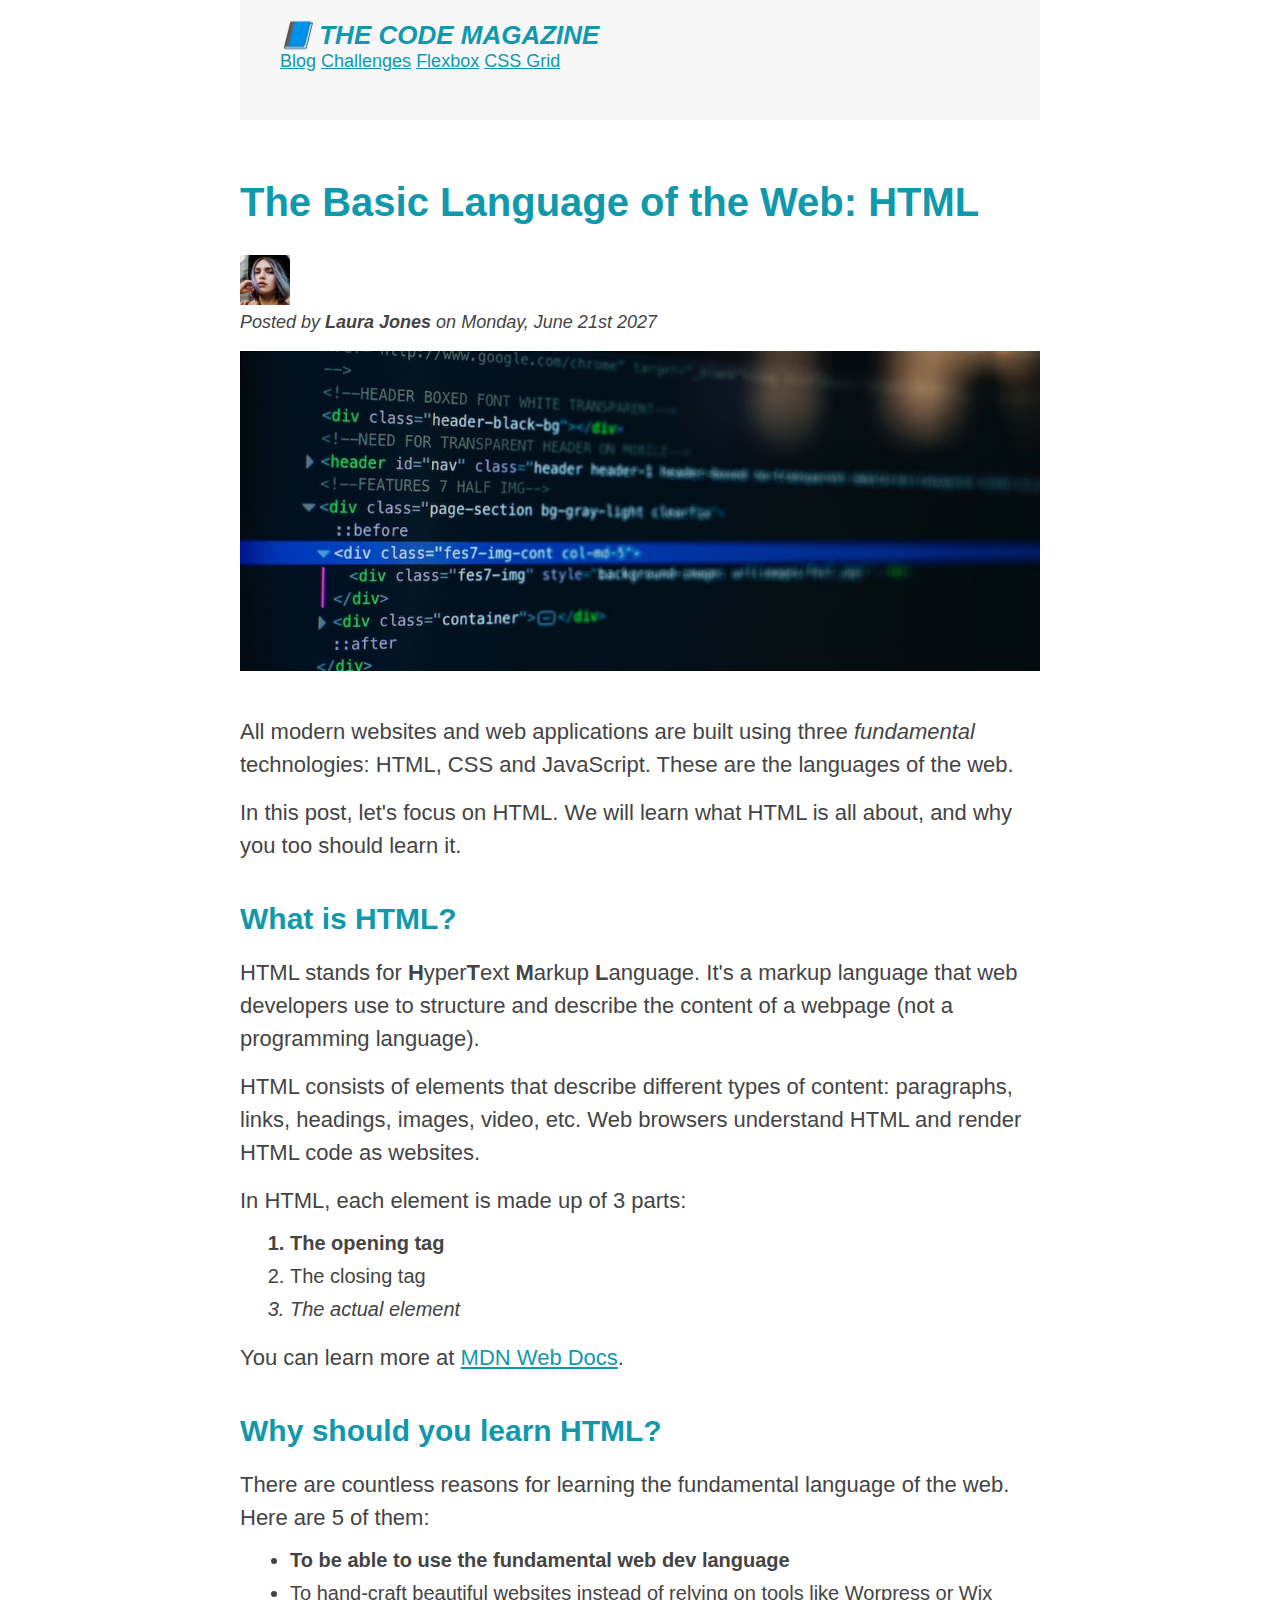
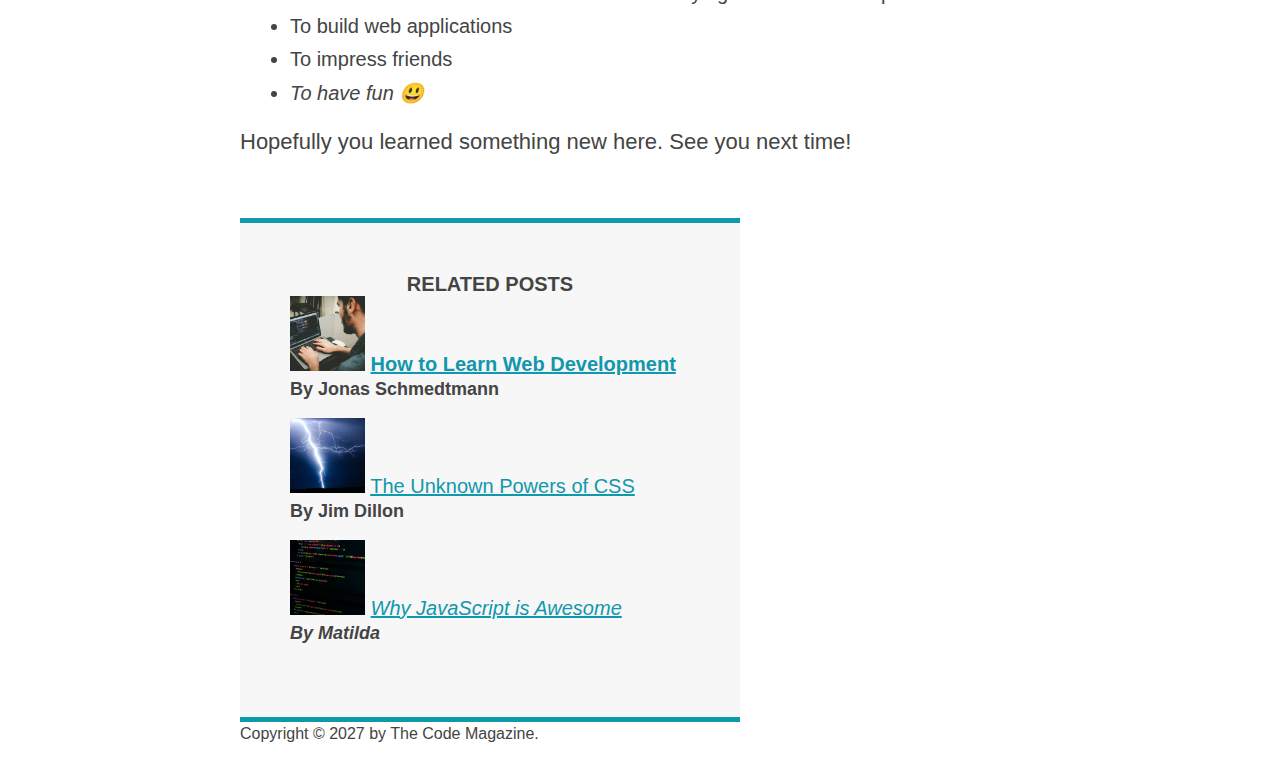
<file: starter/03-CSS-Fundamentals/index.html>
<!DOCTYPE html>
<html lang="en">
  <head>
    <meta charset="UTF-8" />
    <title>The Basic Language of the Web: HTML</title>
    <link href="style.css" rel="stylesheet" />
  </head>

  <body>
    <div class="container">
      <header class="main-header">
        <h1>📘 The Code Magazine</h1>

        <nav>
          <a href="blog.html">Blog</a>
          <a href="#">Challenges</a>
          <a href="#">Flexbox</a>
          <a href="#">CSS Grid</a>
        </nav>
      </header>

      <article>
        <header class="post-header">
          <h2>The Basic Language of the Web: HTML</h2>

          <img
            src="img/laura-jones.jpg"
            alt="Headshot of Laura Jones"
            height="50"
            width="50"
          />

          <p id="author">
            Posted by <strong>Laura Jones</strong> on Monday, June 21st 2027
          </p>

          <img
            class="post-image"
            src="img/post-img.jpg"
            alt="HTML code on a screen"
          />
        </header>

        <p>
          All modern websites and web applications are built using three
          <em>fundamental</em>
          technologies: HTML, CSS and JavaScript. These are the languages of the
          web.
        </p>

        <p>
          In this post, let's focus on HTML. We will learn what HTML is all
          about, and why you too should learn it.
        </p>

        <h3>What is HTML?</h3>
        <p>
          HTML stands for <strong>H</strong>yper<strong>T</strong>ext
          <strong>M</strong>arkup <strong>L</strong>anguage. It's a markup
          language that web developers use to structure and describe the content
          of a webpage (not a programming language).
        </p>
        <p>
          HTML consists of elements that describe different types of content:
          paragraphs, links, headings, images, video, etc. Web browsers
          understand HTML and render HTML code as websites.
        </p>
        <p>In HTML, each element is made up of 3 parts:</p>

        <ol>
          <li class="first-li">The opening tag</li>
          <li>The closing tag</li>
          <li>The actual element</li>
        </ol>

        <p>
          You can learn more at
          <a
            href="https://developer.mozilla.org/en-US/docs/Web/HTML"
            target="_blank"
            >MDN Web Docs</a
          >.
        </p>

        <h3>Why should you learn HTML?</h3>

        <p>
          There are countless reasons for learning the fundamental language of
          the web. Here are 5 of them:
        </p>

        <ul>
          <li class="first-li">
            To be able to use the fundamental web dev language
          </li>
          <li>
            To hand-craft beautiful websites instead of relying on tools like
            Worpress or Wix
          </li>
          <li>To build web applications</li>
          <li>To impress friends</li>
          <li>To have fun 😃</li>
        </ul>

        <p>Hopefully you learned something new here. See you next time!</p>
      </article>

      <aside>
        <h4>Related posts</h4>

        <ul class="related">
          <li>
            <img
              src="img/related-1.jpg"
              alt="Person programming"
              width="75"
              width="75"
            />
            <a href="#">How to Learn Web Development</a>
            <p class="related-author">By Jonas Schmedtmann</p>
          </li>
          <li>
            <img
              src="img/related-2.jpg"
              alt="Lightning"
              width="75"
              heigth="75"
            />
            <a href="#">The Unknown Powers of CSS</a>
            <p class="related-author">By Jim Dillon</p>
          </li>
          <li>
            <img
              src="img/related-3.jpg"
              alt="JavaScript code on a screen"
              width="75"
              height="75"
            />
            <a href="#">Why JavaScript is Awesome</a>
            <p class="related-author">By Matilda</p>
          </li>
        </ul>
      </aside>
      <footer>
        <p id="copyright">Copyright &copy; 2027 by The Code Magazine.</p>
      </footer>
    </div>
  </body>
</html>
</file>
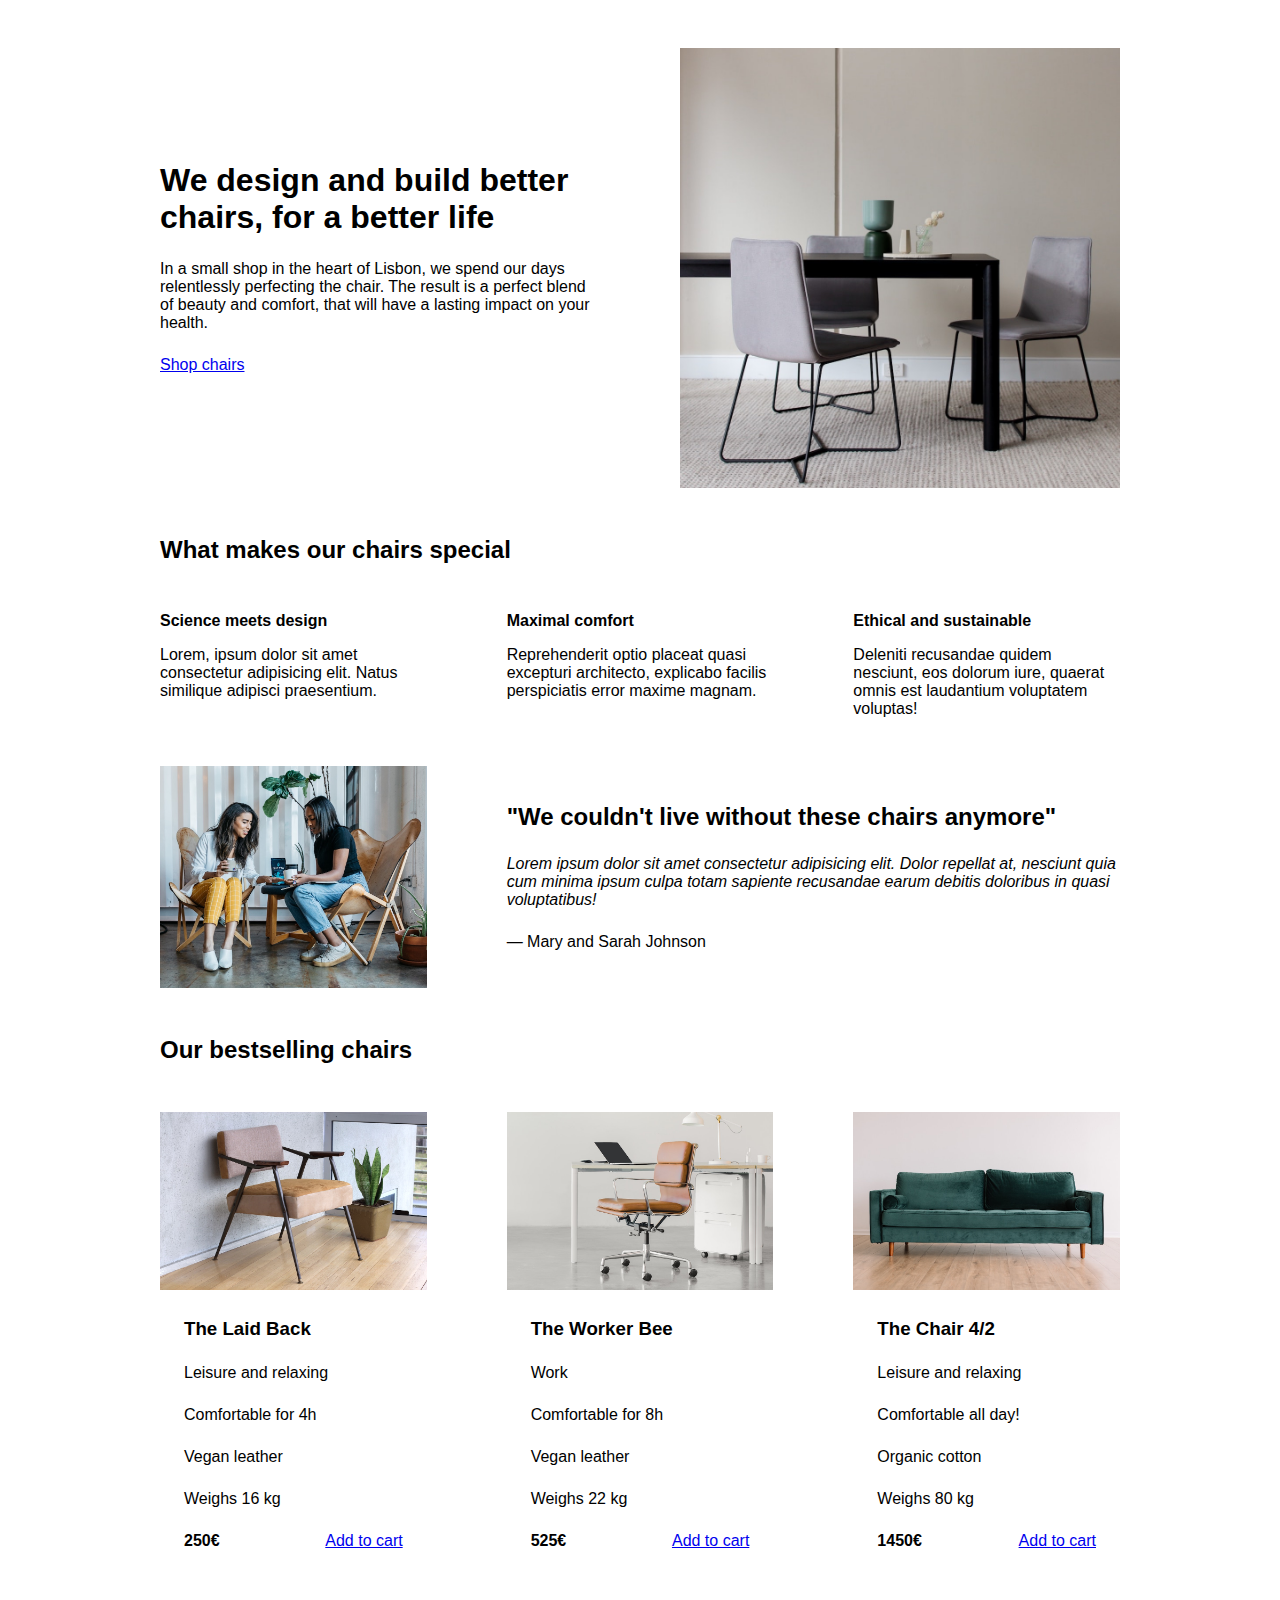
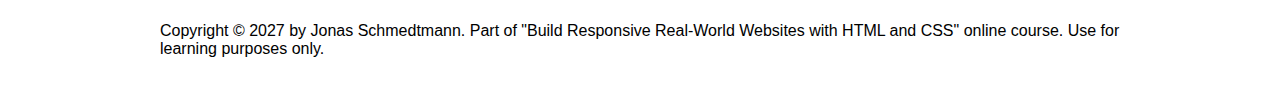
<file: starter/05-Design/index.html>
<!DOCTYPE html>
<html lang="en">
  <head>
    <meta charset="UTF-8" />
    <meta http-equiv="X-UA-Compatible" content="IE=edge" />
    <meta name="viewport" content="width=device-width, initial-scale=1.0" />

    <link rel="stylesheet" href="style.css" />
    <title>Lisbon Chair Shop</title>
  </head>
  <body>
    <div class="container">
      <header>
        <div class="header-text-box">
          <h1>We design and build better chairs, for a better life</h1>
          <p class="header-text">
            In a small shop in the heart of Lisbon, we spend our days
            relentlessly perfecting the chair. The result is a perfect blend of
            beauty and comfort, that will have a lasting impact on your health.
          </p>
          <a class="btn btn--big" href="#">Shop chairs</a>
        </div>
        <img src="hero.jpg" alt="Photo" />
      </header>

      <section>
        <h2>What makes our chairs special</h2>
        <div class="grid-3-cols">
          <div>
            <p class="features-title"><strong>Science meets design</strong></p>
            <p class="features-text">
              Lorem, ipsum dolor sit amet consectetur adipisicing elit. Natus
              similique adipisci praesentium.
            </p>
          </div>

          <div>
            <p class="features-title">
              <strong>Maximal comfort</strong>
            </p>
            <p class="features-text">
              Reprehenderit optio placeat quasi excepturi architecto, explicabo
              facilis perspiciatis error maxime magnam.
            </p>
          </div>

          <div>
            <p class="features-title">
              <strong>Ethical and sustainable</strong>
            </p>
            <p class="features-text">
              Deleniti recusandae quidem nesciunt, eos dolorum iure, quaerat
              omnis est laudantium voluptatem voluptas!
            </p>
          </div>
        </div>
      </section>

      <section class="testimonial-section">
        <div class="grid-3-cols">
          <img src="customers.jpg" alt="People sitting on chairs" />
          <div class="testimonial-box">
            <h2>"We couldn't live without these chairs anymore"</h2>
            <blockquote class="testimonial-text">
              Lorem ipsum dolor sit amet consectetur adipisicing elit. Dolor
              repellat at, nesciunt quia cum minima ipsum culpa totam sapiente
              recusandae earum debitis doloribus in quasi voluptatibus!
            </blockquote>
            <p class="testimonial-author">&mdash; Mary and Sarah Johnson</p>
          </div>
        </div>
      </section>

      <section>
        <h2>Our bestselling chairs</h2>
        <div class="grid-3-cols">
          <figure class="chair">
            <img src="chair-1.jpg" alt="Chair" />
            <div class="chair-box">
              <h3>The Laid Back</h3>
              <ul class="chair-details">
                <li>
                  <!-- Span is a generic INLINE text element, it doesn't have any meaning. It's like a div element, but inline -->
                  <span>Leisure and relaxing</span>
                </li>
                <li>
                  <span>Comfortable for 4h</span>
                </li>
                <li>
                  <span>Vegan leather</span>
                </li>
                <li>
                  <span>Weighs 16 kg</span>
                </li>
              </ul>
              <div class="chair-price">
                <strong>250€</strong>
                <a href="#" class="btn btn--small">Add to cart</a>
              </div>
            </div>
          </figure>

          <figure class="chair">
            <img src="chair-2.jpg" alt="Chair" />
            <div class="chair-box">
              <h3>The Worker Bee</h3>
              <ul class="chair-details">
                <li>
                  <span>Work</span>
                </li>
                <li>
                  <span>Comfortable for 8h</span>
                </li>
                <li>
                  <span>Vegan leather</span>
                </li>
                <li>
                  <span>Weighs 22 kg</span>
                </li>
              </ul>
              <div class="chair-price">
                <strong>525€</strong>
                <a href="#" class="btn btn--small">Add to cart</a>
              </div>
            </div>
          </figure>

          <figure class="chair">
            <img src="chair-3.jpg" alt="Chair" />
            <div class="chair-box">
              <h3>The Chair 4/2</h3>
              <ul class="chair-details">
                <li>
                  <span>Leisure and relaxing</span>
                </li>
                <li>
                  <span>Comfortable all day!</span>
                </li>
                <li>
                  <span>Organic cotton</span>
                </li>
                <li>
                  <span>Weighs 80 kg</span>
                </li>
              </ul>
              <div class="chair-price">
                <strong>1450€</strong>
                <a href="#" class="btn btn--small">Add to cart</a>
              </div>
            </div>
          </figure>
        </div>
      </section>

      <footer>
        Copyright &copy; 2027 by Jonas Schmedtmann. Part of "Build Responsive
        Real-World Websites with HTML and CSS" online course. Use for learning
        purposes only.
      </footer>
    </div>
  </body>
</html>
</file>
<file: zChallenges/styles.css>
* {
  margin: 0;
  padding: 0;
}

body {
  font-family: sans-serif;
  line-height: 1.4;
}

.product {
  border: 4px solid black;
  width: 825px;
  margin: 50px auto;
}

.product-title {
  text-align: center;
  font-size: 22px;
  text-transform: uppercase;
  background-color: #dadada;
  padding: 15px;
}

.price {
  font-weight: bold;
  font-size: 24px;
  margin-bottom: 0;
}

.shipping {
  text-transform: uppercase;
  color: #777;
  font-size: 12px;
  font-weight: bold;
  margin-bottom: 20px;
}

.tagline {
  margin-bottom: 5px;
}

.more_info:link .more-info:visited {
  color: black;
}

.more_info:hover,
.more-info:active {
  text-decoration: none;
}

/* PEODUCT DETAILS */

.product-details {
  text-transform: uppercase;
  font-size: 16px;
  margin-bottom: 10px;
  margin-top: 30px;
}

.product-list {
  list-style: square;
}

.product-list li {
  margin-bottom: 10px;
  margin-left: 20px;
}

/* BUTTON */

button {
  background-color: black;
  border: 4px solid black;
  color: white;
  text-transform: uppercase;
  padding: 15px;
  cursor: pointer;
  width: 100%;
  font-size: 22px;
}

button:hover {
  background-color: white;
  color: black;
  border: none;
  border-top: 4px solid black;
}
</file>
<file: final/03-CSS-Fundamentals/style.css>
* {
  /* border-top: 10px solid #1098ad; */
  margin: 0;
  padding: 0;
}

/* PAGE SECTIONS */
body {
  color: #444;
  font-family: sans-serif;

  border-top: 10px solid #1098ad;
  position: relative;
}

.container {
  width: 800px;
  /* margin-left: auto;
  margin-right: auto; */
  margin: 0 auto;
}

.main-header {
  background-color: #f7f7f7;
  /* padding: 20px;
  padding-left: 40px;
  padding-right: 40px; */
  padding: 20px 40px;
  margin-bottom: 60px;
  /* height: 80px; */
}

nav {
  font-size: 18px;
  /* text-align: center; */
}

article {
  margin-bottom: 60px;
}

.post-header {
  margin-bottom: 40px;
  /* position: relative; */
}

aside {
  background-color: #f7f7f7;
  border-top: 5px solid #1098ad;
  border-bottom: 5px solid #1098ad;
  /* padding-top: 50px;
  padding-bottom: 50px; */
  padding: 50px 0;
  width: 500px;
}

/* SMALLER ELEMENTS */
h1,
h2,
h3 {
  color: #1098ad;
}

h1 {
  font-size: 26px;
  text-transform: uppercase;
  font-style: italic;
}

h2 {
  font-size: 40px;
  margin-bottom: 30px;
}

h3 {
  font-size: 30px;
  margin-bottom: 20px;
  margin-top: 40px;
}

h4 {
  font-size: 20px;
  text-transform: uppercase;
  text-align: center;
}

p {
  font-size: 22px;
  line-height: 1.5;
  margin-bottom: 15px;
}

ul,
ol {
  margin-left: 50px;
  margin-bottom: 20px;
}

li {
  font-size: 20px;
  margin-bottom: 10px;
  /* display: inline; */
}

li:last-child {
  margin-bottom: 0;
}

/* footer p {
  font-size: 16px;
} */

/* article header p {
  font-style: italic;
} */

#author {
  font-style: italic;
  font-size: 18px;
}

#copyright {
  font-size: 16px;
}

.related-author {
  font-size: 18px;
  font-weight: bold;
}

/* ul {
  list-style: none;
} */

.related {
  list-style: none;
}

body {
  /* background-color: orangered; */
}

/* .first-li {
  font-weight: bold;
} */

li:first-child {
  font-weight: bold;
}

li:last-child {
  font-style: italic;
}

li:nth-child(even) {
  /* color: red; */
}

/* Misconception: this won't work! */
article p:first-child {
  color: red;
}

/* Styling links */
a:link {
  color: #1098ad;
  text-decoration: none;
}

a:visited {
  /* color: #777; */
  color: #1098ad;
}

a:hover {
  color: orangered;
  font-weight: bold;
  text-decoration: underline orangered;
}

a:active {
  background-color: black;
  font-style: italic;
}
/* LVHA */

.post-img {
  width: 100%;
  height: auto;
}

nav a:link {
  /* background-color: orangered;
  margin: 20px;
  padding: 20px;

  display: block; */

  margin-right: 30px;
  margin-top: 10px;
  display: inline-block;
}

nav a:link:last-child {
  margin-right: 0;
}

button {
  font-size: 22px;
  padding: 20px;
  cursor: pointer;

  position: absolute;
  /* top: 50px;
  left: 50px; */
  bottom: 50px;
  right: 50px;
}

h1::first-letter {
  font-style: normal;
  margin-right: 5px;
}

h3 + p::first-line {
  /* color: red; */
}

h2 {
  /* background-color: orange; */
  position: relative;
}

h2::before {
  content: "TOP";
  background-color: #ffe70e;
  color: #444;
  font-size: 16px;
  font-weight: bold;
  display: inline-block;
  padding: 5px 10px;
  position: absolute;
  top: -10px;
  right: -25px;
}

/* Resolving conflicts */
/* #copyright {
  color: red;
}

.copyright {
  color: blue;
}

.text {
  color: yellow;
}

footer p {
  color: green !important;
} */

/* nav a:link,
nav p {
  font-size: 18px;
} */
</file>
<file: final/04-CSS-Layouts/style.css>
* {
  /* border-top: 10px solid #1098ad; */
  margin: 0;
  padding: 0;
  box-sizing: border-box;
}

/* PAGE SECTIONS */
body {
  color: #444;
  font-family: sans-serif;

  border-top: 10px solid #1098ad;
  position: relative;
}

.container {
  width: 1200px;
  /* margin-left: auto;
  margin-right: auto; */
  margin: 0 auto;
}

.main-header {
  background-color: #f7f7f7;
  /* padding: 20px;
  padding-left: 40px;
  padding-right: 40px; */
  padding: 20px 40px;
  /* margin-bottom: 60px; */
  /* height: 80px; */
}

nav {
  font-size: 18px;
  /* text-align: center; */
}

article {
  /* margin-bottom: 60px; */
}

.post-header {
  margin-bottom: 40px;
  /* position: relative; */
}

aside {
  background-color: #f7f7f7;
  border-top: 5px solid #1098ad;
  border-bottom: 5px solid #1098ad;
  padding: 50px 40px;
}

/* SMALLER ELEMENTS */
h1,
h2,
h3 {
  color: #1098ad;
}

h1 {
  font-size: 26px;
  text-transform: uppercase;
  font-style: italic;
}

h2 {
  font-size: 40px;
  margin-bottom: 30px;
}

h3 {
  font-size: 30px;
  margin-bottom: 20px;
  margin-top: 40px;
}

h4 {
  font-size: 20px;
  text-transform: uppercase;
  text-align: center;
  margin-bottom: 30px;
}

p {
  font-size: 22px;
  line-height: 1.5;
  margin-bottom: 15px;
}

ul,
ol {
  margin-left: 50px;
  margin-bottom: 20px;
}

li {
  font-size: 20px;
  margin-bottom: 10px;
  /* display: inline; */
}

li:last-child {
  margin-bottom: 0;
}

/* footer p {
  font-size: 16px;
} */

/* article header p {
  font-style: italic;
} */

#author {
  font-style: italic;
  font-size: 18px;
}

#copyright {
  font-size: 16px;
}

.related-author {
  font-size: 18px;
  font-weight: bold;
}

/* ul {
  list-style: none;
} */

.related {
  list-style: none;
  margin-left: 0;
}

body {
  /* background-color: orangered; */
}

/* .first-li {
  font-weight: bold;
} */

li:first-child {
  font-weight: bold;
}

li:last-child {
  font-style: italic;
}

li:nth-child(even) {
  /* color: red; */
}

/* Misconception: this won't work! */
article p:first-child {
  color: red;
}

/* Styling links */
a:link {
  color: #1098ad;
  text-decoration: none;
}

a:visited {
  /* color: #777; */
  color: #1098ad;
}

a:hover {
  color: orangered;
  font-weight: bold;
  text-decoration: underline orangered;
}

a:active {
  background-color: black;
  font-style: italic;
}
/* LVHA */

.post-img {
  width: 100%;
  height: auto;
}

nav a:link {
  /* background-color: orangered;
  margin: 20px;
  padding: 20px;

  display: block; */

  margin-right: 30px;
  display: inline-block;
}

nav a:link:last-child {
  margin-right: 0;
}

button {
  font-size: 22px;
  padding: 20px;
  cursor: pointer;

  position: absolute;
  /* top: 50px;
  left: 50px; */
  bottom: 50px;
  right: 50px;
}

h1::first-letter {
  font-style: normal;
  margin-right: 5px;
}

h3 + p::first-line {
  /* color: red; */
}

h2 {
  /* background-color: orange; */
  position: relative;
}

h2::before {
  content: "TOP";
  background-color: #ffe70e;
  color: #444;
  font-size: 16px;
  font-weight: bold;
  display: inline-block;
  padding: 5px 10px;
  position: absolute;
  top: -10px;
  right: -25px;
}

/* Resolving conflicts */
/* #copyright {
  color: red;
}

.copyright {
  color: blue;
}

.text {
  color: yellow;
}

footer p {
  color: green !important;
} */

/* nav a:link,
nav p {
  font-size: 18px;
} */

/* FLOATS */
/*
.author-img {
  float: left;
  margin-bottom: 20px;
}

.author {
  float: left;
  margin-top: 10px;
  margin-left: 20px;
}

h1 {
  float: left;
}

nav {
  float: right;
}

.clear {
  clear: both;
}

.clearfix::after {
  clear: both;
  content: "";
  display: block;
}

article {
  width: 825px;
  float: left;
}

aside {
  width: 300px;
  float: right;
}

footer {
  clear: both;
}
*/

/* FLEXBOX */
.main-header {
  display: flex;
  align-items: center;
  justify-content: space-between;
}

.author-box {
  display: flex;
  align-items: center;
  margin-bottom: 15px;
}

.author {
  margin-bottom: 0;
  margin-left: 15px;
}

.related-post {
  display: flex;
  align-items: center;
  gap: 20px;
  margin-bottom: 30px;
}

.related-link:link {
  font-size: 17px;
  font-weight: bold;
  font-style: normal;
  margin-bottom: 5px;
  display: block;
}

.related-author {
  margin-bottom: 0;
  font-size: 14px;
  font-weight: normal;
  font-style: italic;
}

/* FLEXBOX LAYOUT */
/* .row {
  display: flex;
  align-items: flex-start;
  gap: 75px;
  margin-bottom: 60px;
}

article {
  flex: 1;
  margin-bottom: 0;
}

aside {
  
  DEFAULTS:
  flex-grow: 0;
  flex-shrink: 1;
  flex-basis: auto;

  flex: 0 0 300px;
} */

/* CSS GRID LAYOUT */
.container {
  display: grid;
  grid-template-columns: 1fr 300px;
  column-gap: 75px;
  row-gap: 60px;
  align-items: start;
}

.main-header {
  /* grid-column: 1 / span 2; */
  grid-column: 1 / -1;
}

article {
}

aside {
}

footer {
  grid-column: 1 / -1;
}
</file>
<file: final/05-Design/style.css>
/*
SPACING SYSTEM (px)
2 / 4 / 8 / 12 / 16 / 24 / 32 / 48 / 64 / 80 / 96 / 128

FONT SIZE SYSTEM (px)
10 / 12 / 14 / 16 / 18 / 20 / 24 / 30 / 36 / 44 / 52 / 62 / 74 / 86 / 98
*/

/* 
MAIN COLOR: #087f5b
GREY COLOR: #343a40
*/

* {
  margin: 0;
  padding: 0;
  box-sizing: border-box;
}

/* ------------------------ */
/* GENERAL STYLES */
/* ------------------------ */
body {
  font-family: "Inter", sans-serif;
  color: #343a40;
  border-bottom: 8px solid #087f5b;
}

.container {
  width: 960px;
  margin: 0 auto;
}

header,
section {
  margin-bottom: 96px;
}

h2 {
  margin-bottom: 48px;
  font-size: 36px;
  letter-spacing: -0.5px;
  /* 24 / 30 / 36 */
}

.grid-3-cols {
  display: grid;
  grid-template-columns: repeat(3, 1fr);
  column-gap: 80px;
}

.btn:link,
.btn:visited {
  background-color: #087f5b;
  color: #fff;
  text-decoration: none;
  text-transform: uppercase;
  font-weight: 500;

  display: inline-block;
  border-radius: 100px;
}

.btn:hover,
.btn:active {
  background-color: #099268;
}

.btn--big {
  font-size: 18px;
  padding: 16px 32px;
}

.btn--small {
  font-size: 14px;
  padding: 8px 12px;
}

img {
  border-radius: 12px;
}

/* ------------------------ */
/* COMPONENT STYLES */
/* ------------------------ */

/* HEADER */
header {
  display: grid;
  grid-template-columns: repeat(2, 1fr);
  column-gap: 80px;
  margin-top: 64px;
}

.header-text-box {
  align-self: center;
}

h1 {
  margin-bottom: 32px;
  font-size: 44px;
  line-height: 1.1;
  letter-spacing: -1px;
  /* 44 / 52 / 62 */

  /* text-shadow: 0 5px 5px rgba(0, 0, 0, 0.2); */
}

.header-text {
  margin-bottom: 24px;
  font-size: 18px;
  line-height: 1.7;
}

img {
  width: 100%;
}

/* FEATURES */
.features-icon {
  stroke: #087f5b;
  width: 32px;
  heigh: 32px;
  margin-bottom: 24px;
}

.features-title {
  margin-bottom: 16px;
  font-size: 20px;
}

.features-text {
  font-size: 18px;
  line-height: 1.7;
}

/* TESTIMONIAL */
.testimonial-section {
  background-color: #087f5b;
  color: #fff;
  padding: 24px;
  border-radius: 12px;
}

.testimonial-box {
  grid-column: 2 / -1;
  align-self: center;
}

.testimonial-box h2 {
  margin-bottom: 24px;
  /* 20 / 24 / 30 */
  font-size: 24px;
}

.testimonial-text {
  font-style: italic;
  margin-bottom: 24px;
  font-size: 18px;
  line-height: 1.7;
  color: ##e6fcf5;
}

.testimonial-author {
  color: #c3fae8;
}

/* CHAIRS */
.chair {
  box-shadow: 0 20px 30px 0 rgba(0, 0, 0, 0.07);
  border-radius: 12px;
}

.chair img {
  border-bottom-left-radius: 0;
  border-bottom-right-radius: 0;
}

.chair-box {
  padding: 32px;
}

h3 {
  margin-bottom: 24px;
  font-size: 20px;
}

.chair-details {
  list-style: none;
  margin-bottom: 48px;
}

.chair-details li {
  display: flex;
  align-items: center;
  gap: 12px;
  margin-bottom: 16px;
}

.chair-details li:last-child {
  margin-bottom: 0;
}

.chair-icon {
  stroke: #087f5b;
  width: 24px;
  height: 24px;
}

.chair-price {
  display: flex;
  justify-content: space-between;
  align-items: center;
  font-size: 20px;
}

footer {
  margin-bottom: 48px;
  font-size: 14px;
  color: #495057;
}
</file>
<file: starter/03-CSS-Fundamentals/style.css>
/* THIS IS THE UNIVERSAL SELECTOR FOR ALLLLLL ELEMENTS */
* {
  margin: 0;
  padding: 0;
}

body {
  color: #444;
  font-family: sans-serif;
}

.container {
  width: 800px;
  /* margin-left: auto;
  margin-right: auto; */
  margin: 0 auto;
}

nav {
  font-size: 18px;
}

.main-header {
  background-color: #f7f7f7;
  padding: 20px 40px;
  margin-bottom: 60px;
  height: 80px;
}

.post-header {
  margin-bottom: 40px;
}

article {
  margin-bottom: 60px;
}

aside {
  background-color: #f7f7f7;
  /* border: 5px solid #1098ad; */
  border-top: 5px solid #1098ad;
  border-bottom: 5px solid #1098ad;
  padding: 50px 0;
  width: 500px;
}

h1,
h2,
h3 {
  color: #1098ad;
}

h1 {
  font-size: 26px;
  text-transform: uppercase;
  font-style: italic;
}

h2 {
  font-size: 40px;
  margin-bottom: 30px;
}

h3 {
  font-size: 30px;
  margin-bottom: 20px;
  margin-top: 40px;
}

h4 {
  font-size: 20px;
  text-transform: uppercase;
  text-align: center;
}

p {
  font-size: 22px;
  line-height: 1.5;
  margin-bottom: 15px;
}

ol,
ul {
  margin-left: 50px;
  margin-bottom: 20px;
}

li {
  font-size: 20px;
  margin-bottom: 10px;
}

li:last-child {
  margin-bottom: 0;
}

/* footer p {
  font-size: 16px;
} */

#author {
  font-style: italic;
  font-size: 18px;
}

#copyright {
  font-size: 16px;
}

.related-author {
  font-size: 18px;
  font-weight: bold;
}

/* ul {
  list-style: none;
} */

.related {
  list-style: none;
}

body {
  /* background-color: orangered; */
}

/* .first-li {
  font-weight: bold;
} */

li:first-child {
  font-weight: bold;
}

li:last-child {
  font-style: italic;
}

li:nth-child(2) {
  /* color:red; */
}

/* Misconception: this wont work */
article p:first-child {
  color: red;
}

/* Styling Links: always style in this order link-visited-hover-active*/

a:link {
  color: #1098ad;
}

a:visited {
  color: #ef04d4;
}

a:hover {
  color: orangered;
  font-weight: bold;
  text-decoration: underline dotted orangered;
}

a:active {
  background-color: black;
  font-style: italic;
}

.post-image {
  width: 100%;
  height: auto;
}
</file>
<file: starter/05-Design/style.css>
/*
SPACING SYSTEM (px)
2 / 4 / 8 / 12 / 16 / 24 / 32 / 48 / 64 / 80 / 96 / 128

FONT SIZE SYSTEM (px)
10 / 12 / 14 / 16 / 18 / 20 / 24 / 30 / 36 / 44 / 52 / 62 / 74 / 86 / 98
*/

* {
  margin: 0;
  padding: 0;
  box-sizing: border-box;
}

/* ------------------------ */
/* GENERAL STYLES */
/* ------------------------ */
body {
  font-family: sans-serif;
}

.container {
  width: 960px;
  margin: 0 auto;
}

header,
section {
  margin-bottom: 48px;
}

h2 {
  margin-bottom: 48px;
}

.grid-3-cols {
  display: grid;
  grid-template-columns: repeat(3, 1fr);
  column-gap: 80px;
}

/* ------------------------ */
/* COMPONENT STYLES */
/* ------------------------ */

/* HEADER */
header {
  display: grid;
  grid-template-columns: repeat(2, 1fr);
  column-gap: 80px;
  margin-top: 48px;
}

.header-text-box {
  align-self: center;
}

h1 {
  margin-bottom: 24px;
}

.header-text {
  margin-bottom: 24px;
}

img {
  width: 100%;
}

/* FEATURES */
.features-icon {
}

.features-title {
  margin-bottom: 16px;
}

.features-text {
}

/* TESTIMONIAL */
.testimonial-section {
}

.testimonial-box {
  grid-column: 2 / -1;
  align-self: center;
}

.testimonial-box h2 {
  margin-bottom: 24px;
}

.testimonial-text {
  font-style: italic;
  margin-bottom: 24px;
}

/* CHAIRS */
.chair-box {
  padding: 24px;
}

h3 {
  margin-bottom: 24px;
}

.chair-details {
  list-style: none;
  margin-bottom: 24px;
}

.chair-details li {
  display: flex;
  align-items: center;
  gap: 12px;
  margin-bottom: 24px;
}

.chair-details li:last-child {
  margin-bottom: 0;
}

.chair-icon {
}

.chair-price {
  display: flex;
  justify-content: space-between;
}

footer {
  margin-bottom: 48px;
}
</file>
